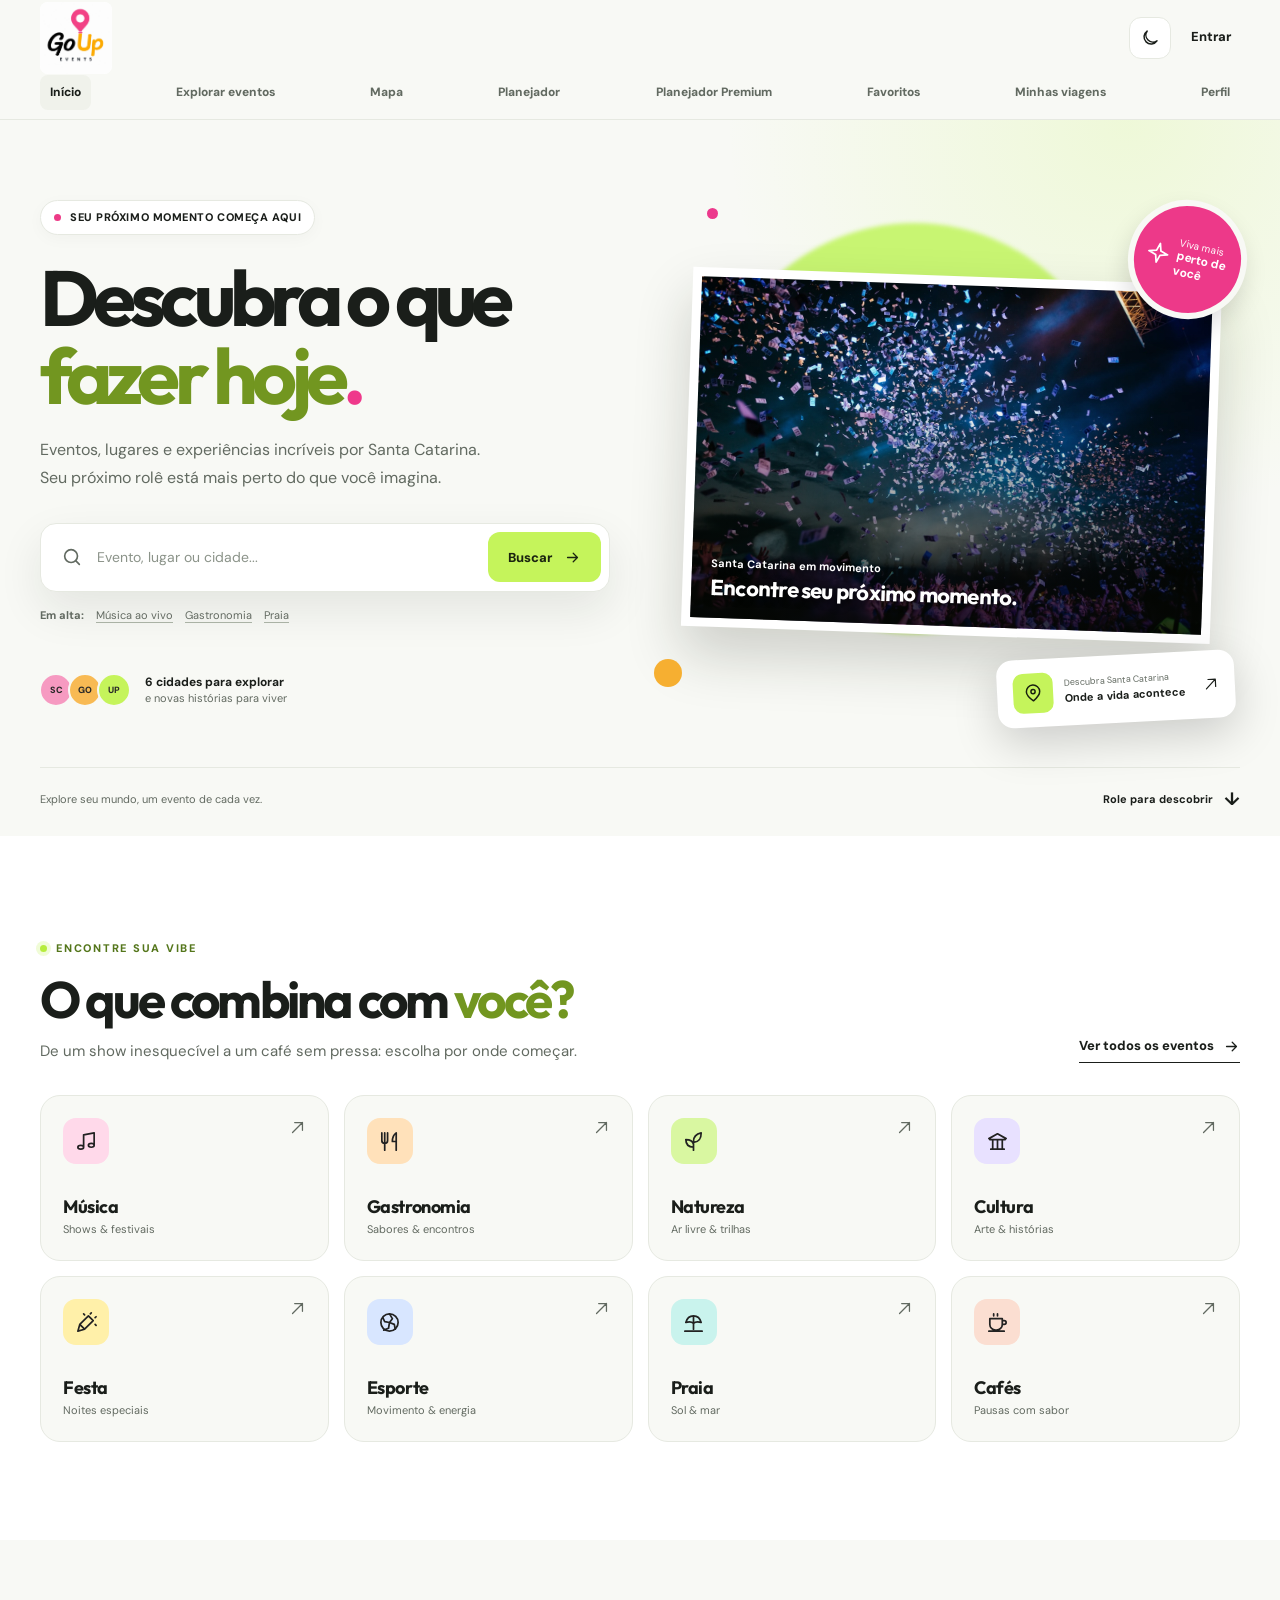
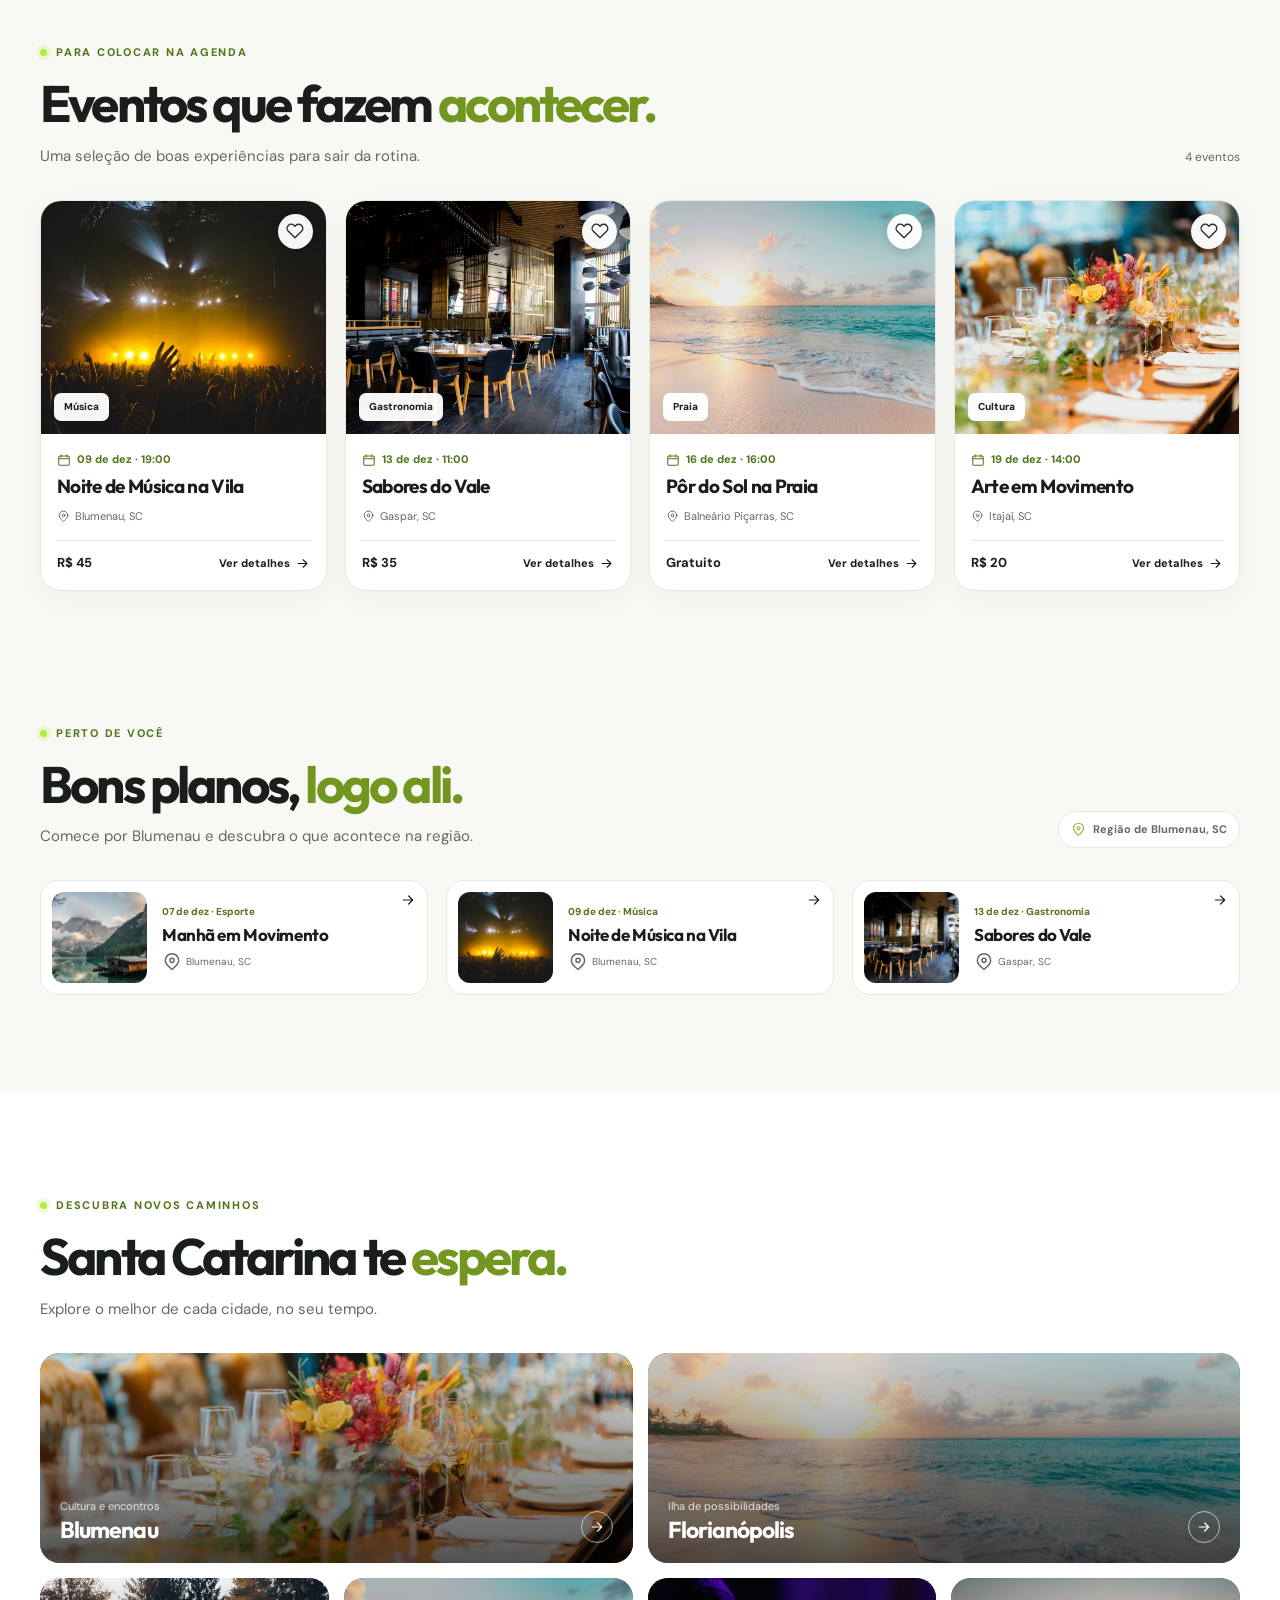
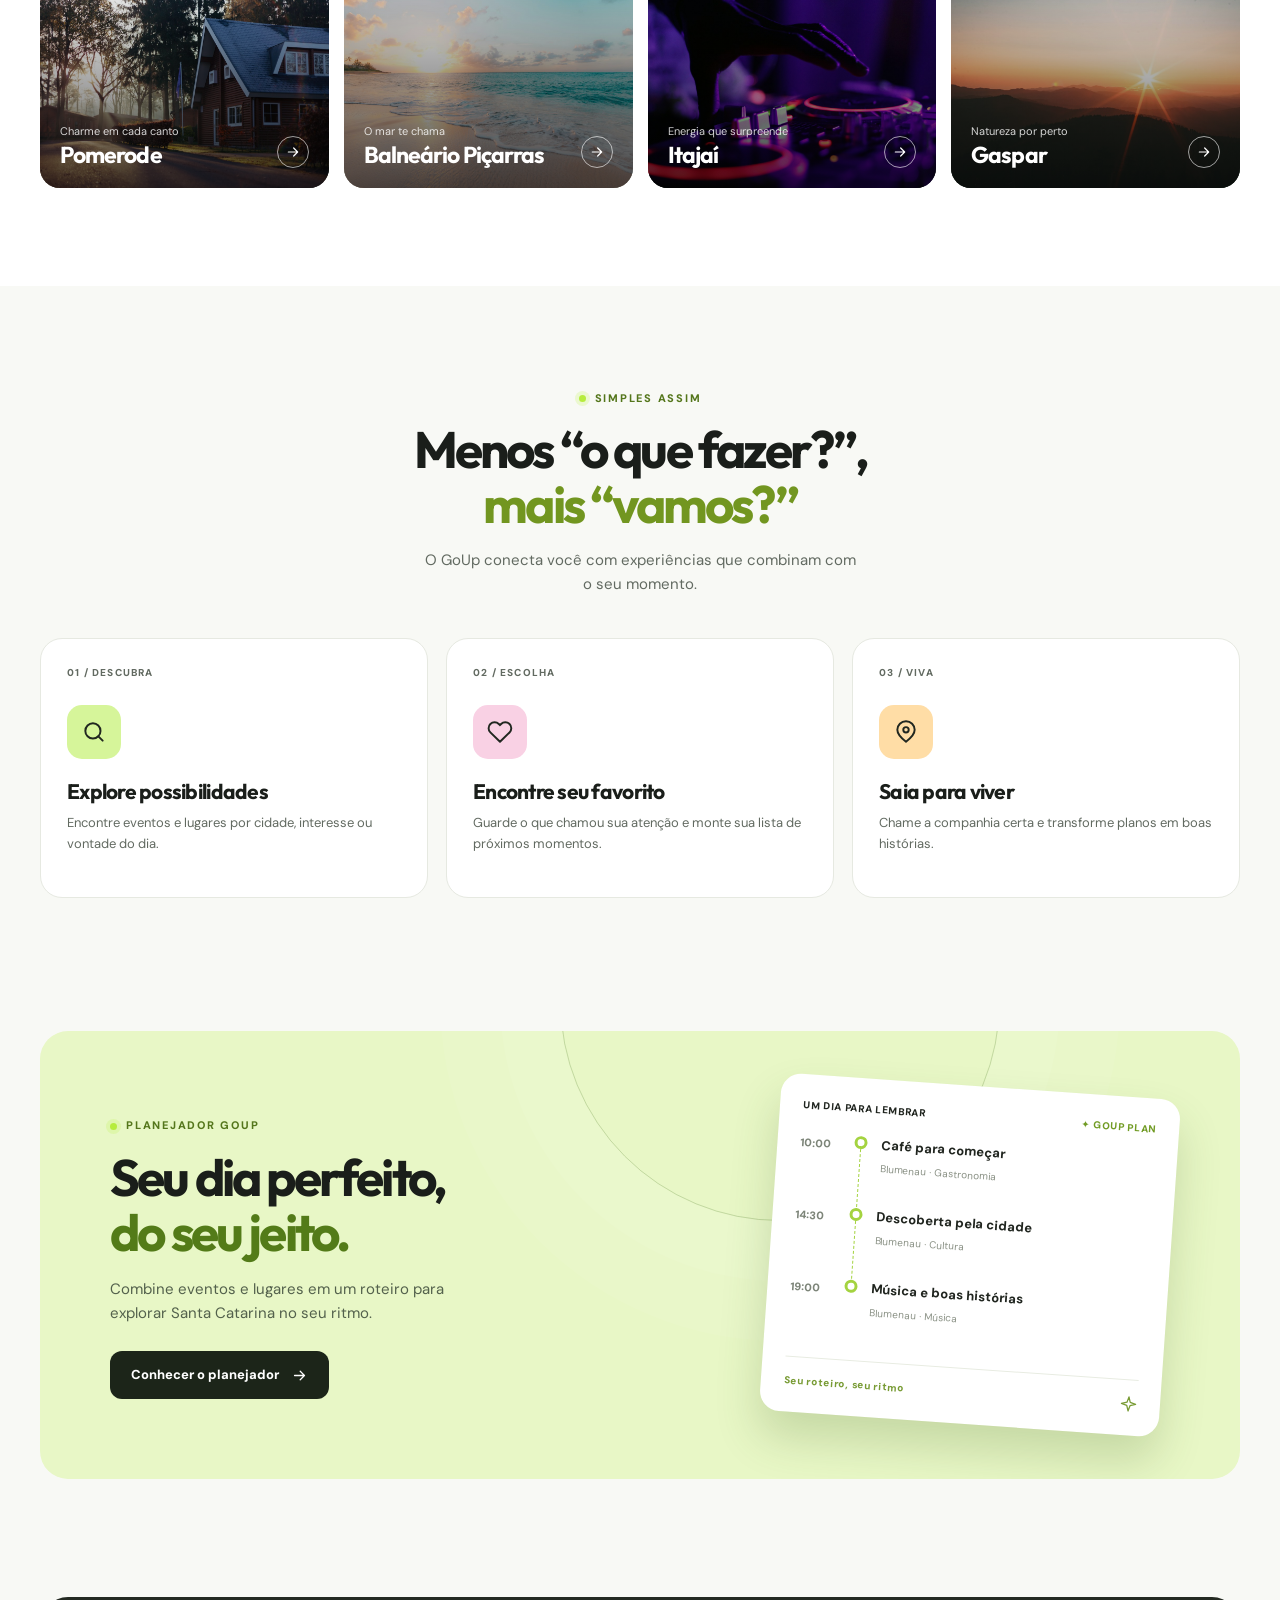
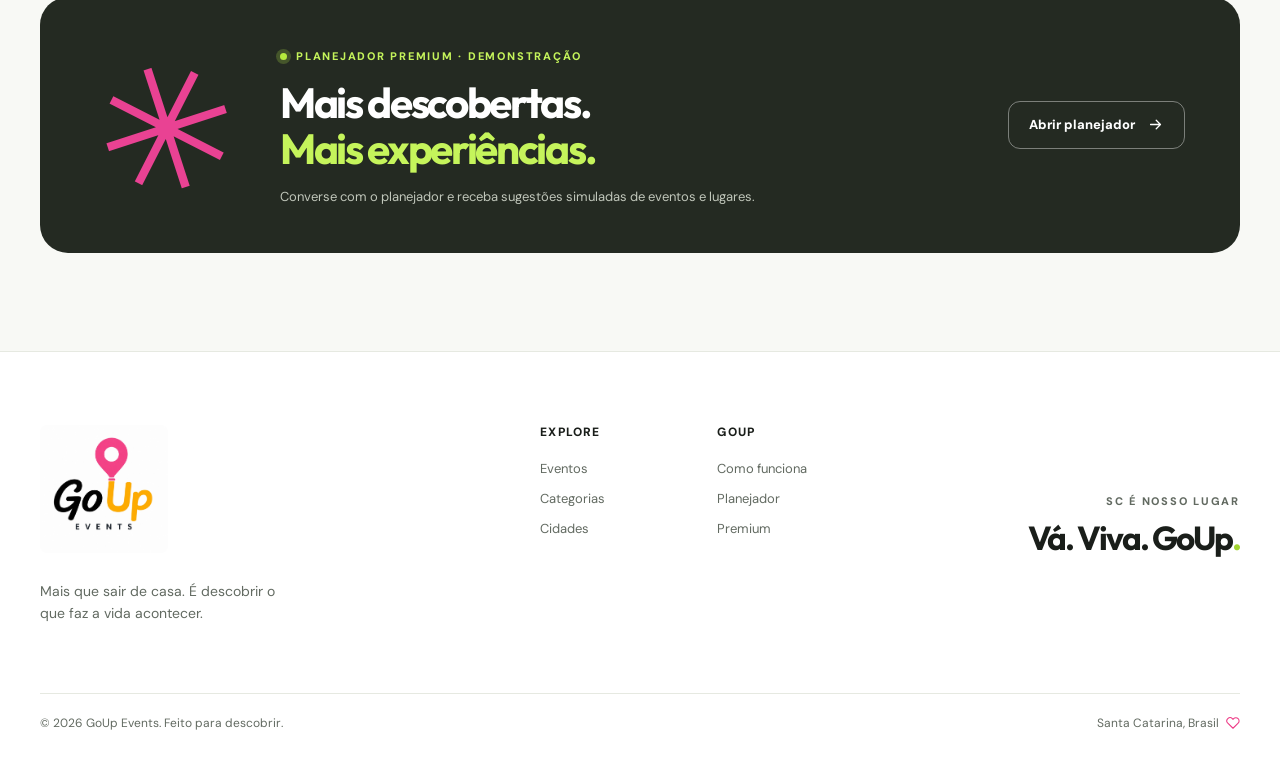
<file: index.html>
﻿<!doctype html>
<html lang="pt-BR" data-theme="light">
  <head>
    <meta charset="UTF-8" />
    <meta name="viewport" content="width=device-width, initial-scale=1" />
    <meta name="description" content="Descubra eventos, lugares e experiências em Santa Catarina com o GoUp Events." />
    <meta name="theme-color" content="#f8f9f4" />
    <title>GoUp Events — descubra o que fazer hoje</title>
    <link rel="preconnect" href="https://fonts.googleapis.com" />
    <link rel="preconnect" href="https://fonts.gstatic.com" crossorigin />
    <link href="https://fonts.googleapis.com/css2?family=DM+Sans:wght@400;500;600;700&family=Outfit:wght@400;500;600;700;800&display=swap" rel="stylesheet" />
    <link rel="stylesheet" href="css/style.css" />
    <link rel="stylesheet" href="css/home.css" />
    <script src="js/dados.js" defer></script>
    <script src="js/auth.js" defer></script>
    <script src="js/favoritos.js" defer></script>
    <script src="js/site.js" defer></script>
    <script src="js/main.js" defer></script>
  <link rel="icon" type="image/jpeg" href="assets/images/logo-goup.jpg"/></head>
  <body>
    <svg class="icon-sprite" xmlns="http://www.w3.org/2000/svg" aria-hidden="true">
      <symbol id="i-arrow" viewBox="0 0 24 24"><path d="M5 12h14m-6-6 6 6-6 6" /></symbol>
      <symbol id="i-arrow-up" viewBox="0 0 24 24"><path d="M5 19 19 5M8 5h11v11" /></symbol>
      <symbol id="i-calendar" viewBox="0 0 24 24"><rect x="3" y="5" width="18" height="16" rx="2"/><path d="M7 3v4m10-4v4M3 10h18" /></symbol>
      <symbol id="i-pin" viewBox="0 0 24 24"><path d="M20 10c0 5-8 11-8 11S4 15 4 10a8 8 0 1 1 16 0Z"/><circle cx="12" cy="10" r="2.5" /></symbol>
      <symbol id="i-search" viewBox="0 0 24 24"><circle cx="11" cy="11" r="7"/><path d="m20 20-4-4" /></symbol>
      <symbol id="i-sun" viewBox="0 0 24 24"><circle cx="12" cy="12" r="4"/><path d="M12 2v2m0 16v2M4.93 4.93l1.42 1.42m11.3 11.3 1.42 1.42M2 12h2m16 0h2M4.93 19.07l1.42-1.42m11.3-11.3 1.42-1.42" /></symbol>
      <symbol id="i-moon" viewBox="0 0 24 24"><path d="M20.4 15.4A8.5 8.5 0 0 1 8.6 3.6 8.5 8.5 0 1 0 20.4 15.4Z" /></symbol>
      <symbol id="i-heart" viewBox="0 0 24 24"><path d="M20.8 4.6a5.5 5.5 0 0 0-7.8 0L12 5.7l-1.1-1.1a5.5 5.5 0 0 0-7.8 7.8L12 21l8.8-8.6a5.5 5.5 0 0 0 0-7.8Z" /></symbol>
      <symbol id="i-spark" viewBox="0 0 24 24"><path d="m12 2 2.3 7.7L22 12l-7.7 2.3L12 22l-2.3-7.7L2 12l7.7-2.3L12 2Z" /></symbol>
      <symbol id="i-sliders" viewBox="0 0 24 24"><path d="M4 7h9m4 0h3M4 17h3m4 0h9"/><circle cx="15" cy="7" r="2"/><circle cx="9" cy="17" r="2" /></symbol>
      <symbol id="i-clock" viewBox="0 0 24 24"><circle cx="12" cy="12" r="9"/><path d="M12 7v5l3 2" /></symbol>
      <symbol id="i-close" viewBox="0 0 24 24"><path d="M5 5 19 19M19 5 5 19" /></symbol>
      <symbol id="i-menu" viewBox="0 0 24 24"><path d="M4 7h16M4 12h16M4 17h16" /></symbol>
      <symbol id="i-music" viewBox="0 0 24 24"><path d="M9 18V5l11-2v13M9 18c0 1.1-1.3 2-3 2s-3-.9-3-2 1.3-2 3-2 3 .9 3 2Zm11-2c0 1.1-1.3 2-3 2s-3-.9-3-2 1.3-2 3-2 3 .9 3 2Z" /></symbol>
      <symbol id="i-food" viewBox="0 0 24 24"><path d="M4 3v8a3 3 0 0 0 6 0V3M7 3v18m12-18c-3 2-4 5-4 9h4V3Zm0 9v9" /></symbol>
      <symbol id="i-nature" viewBox="0 0 24 24"><path d="M12 21v-9m0 6c-5 0-8-3-8-8 4 0 7 1 8 5m0-3c0-5 3-8 8-9 0 5-1 9-8 10" /></symbol>
      <symbol id="i-culture" viewBox="0 0 24 24"><path d="m3 9 9-5 9 5M4 10h16M5 20h14M7 10v10m5-10v10m5-10v10" /></symbol>
      <symbol id="i-party" viewBox="0 0 24 24"><path d="m3 21 7-2-5-5-2 7Zm2-7 9-9 5 5-9 9M16 3l1-1m4 5 1-1m-1 8 1 1M9 3l1 1" /></symbol>
      <symbol id="i-sport" viewBox="0 0 24 24"><circle cx="12" cy="12" r="9"/><path d="m12 3 3 5-3 4-5-1-2-4m7 5 5 2 1 5m-6-7-1 6-5 2" /></symbol>
      <symbol id="i-beach" viewBox="0 0 24 24"><path d="M3 21h18M12 19V5m0 0C8 5 5 8 4 12c3-1 6-1 8 1m0-8c4 0 7 3 8 7-3-1-6-1-8 1" /></symbol>
      <symbol id="i-coffee" viewBox="0 0 24 24"><path d="M4 8h13v6a6 6 0 0 1-6 6h-1a6 6 0 0 1-6-6V8Zm13 2h2a2 2 0 0 1 0 4h-2M3 21h16M8 3v2m4-2v2" /></symbol>
    </svg>

    <a class="skip-link" href="#conteudo">Pular para o conteúdo</a>
    <header id="site-header"></header>

    <main id="conteudo">
      <section class="hero" aria-labelledby="hero-title">
        <div class="container hero-grid">
          <div class="hero-copy">
            <span class="eyebrow"><span class="eyebrow-dot"></span> Seu próximo momento começa aqui</span>
            <h1 id="hero-title">Descubra o que<br /><span>fazer hoje</span><span class="title-period">.</span></h1>
            <p>Eventos, lugares e experiências incríveis por Santa Catarina. Seu próximo rolê está mais perto do que você imagina.</p>
            <form class="hero-search" id="hero-search" role="search">
              <label for="search-input" class="sr-only">Buscar evento, lugar ou cidade</label>
              <svg class="icon"><use href="#i-search" /></svg>
              <input id="search-input" name="busca" type="search" placeholder="Evento, lugar ou cidade..." autocomplete="off" />
              <button class="btn btn-lime" type="submit">Buscar <svg class="icon"><use href="#i-arrow" /></svg></button>
            </form>
            <div class="hero-suggestions"><span>Em alta:</span><button type="button" data-query="música">Música ao vivo</button><button type="button" data-query="gastronomia">Gastronomia</button><button type="button" data-query="praia">Praia</button></div>
            <div class="hero-proof"><div class="avatar-stack"><span>SC</span><span>GO</span><span>UP</span></div><p><strong>6 cidades para explorar</strong><br />e novas histórias para viver</p></div>
          </div>
          <div class="hero-visual">
            <div class="hero-image-wrap"><img src="assets/images/hero-festival.jpg" alt="Público em um evento de música, imagem ilustrativa" fetchpriority="high" /><span class="cover-caption">Santa Catarina em movimento<br /><strong>Encontre seu próximo momento.</strong></span></div>
            <div class="hero-stamp"><svg class="icon"><use href="#i-spark" /></svg><span>Viva mais<br /><strong>perto de você</strong></span></div>
            <div class="hero-floating"><span class="floating-icon"><svg class="icon"><use href="#i-pin" /></svg></span><span><small>Descubra Santa Catarina</small><strong>Onde a vida acontece</strong></span><svg class="icon"><use href="#i-arrow-up" /></svg></div>
            <span class="hero-orbit orbit-one"></span><span class="hero-orbit orbit-two"></span>
          </div>
        </div>
        <div class="hero-bottom container"><span>Explore seu mundo, um evento de cada vez.</span><a href="#categorias">Role para descobrir <span aria-hidden="true">↓</span></a></div>
      </section>

      <section class="section categories-section" id="categorias" aria-labelledby="categories-title">
        <div class="container">
          <div class="section-heading"><div><span class="section-kicker">Encontre sua vibe</span><h2 id="categories-title">O que combina com <em>você?</em></h2><p>De um show inesquecível a um café sem pressa: escolha por onde começar.</p></div><a class="inline-link" href="pages/eventos.html">Ver todos os eventos <svg class="icon"><use href="#i-arrow" /></svg></a></div>
          <div class="category-grid" id="category-grid" aria-label="Categorias de eventos"></div>
        </div>
      </section>

      <section class="section featured-section" id="eventos" aria-labelledby="featured-title">
        <div class="container">
          <div class="section-heading"><div><span class="section-kicker">Para colocar na agenda</span><h2 id="featured-title">Eventos que fazem <em>acontecer.</em></h2><p>Uma seleção de boas experiências para sair da rotina.</p></div><div class="section-heading-action"><span class="result-count" id="result-count" aria-live="polite"></span><button class="inline-link clear-search" id="clear-search" type="button" hidden>Limpar filtros <svg class="icon"><use href="#i-close" /></svg></button></div></div>
          <div class="active-filter" id="active-filter" hidden></div>
          <div class="event-grid" id="featured-grid" aria-live="polite"></div>
          <div class="empty-state" id="empty-state" hidden><div class="empty-icon"><svg class="icon"><use href="#i-search" /></svg></div><h3>Nenhum evento por aqui</h3><p>Tente outra busca ou escolha uma categoria diferente.</p><button class="btn btn-dark" type="button" id="empty-reset">Ver todos os eventos</button></div>
        </div>
      </section>

      <section class="section nearby-section" id="perto" aria-labelledby="nearby-title">
        <div class="container"><div class="section-heading"><div><span class="section-kicker">Perto de você</span><h2 id="nearby-title">Bons planos, <em>logo ali.</em></h2><p>Comece por Blumenau e descubra o que acontece na região.</p></div><span class="location-pill"><svg class="icon"><use href="#i-pin" /></svg> Região de Blumenau, SC</span></div><div class="nearby-grid" id="nearby-grid"></div></div>
      </section>

      <section class="section cities-section" id="cidades" aria-labelledby="cities-title"><div class="container"><div class="section-heading"><div><span class="section-kicker">Descubra novos caminhos</span><h2 id="cities-title">Santa Catarina te <em>espera.</em></h2><p>Explore o melhor de cada cidade, no seu tempo.</p></div></div><div class="city-grid" id="city-grid"></div></div></section>

      <section class="section how-section" id="como-funciona" aria-labelledby="how-title"><div class="container"><div class="how-intro"><span class="section-kicker">Simples assim</span><h2 id="how-title">Menos “o que fazer?”,<br /><em>mais “vamos?”</em></h2><p>O GoUp conecta você com experiências que combinam com o seu momento.</p></div><div class="steps-grid"><article class="step-card"><span class="step-number">01 / DESCUBRA</span><span class="step-icon step-icon-lime"><svg class="icon"><use href="#i-search" /></svg></span><h3>Explore possibilidades</h3><p>Encontre eventos e lugares por cidade, interesse ou vontade do dia.</p></article><article class="step-card"><span class="step-number">02 / ESCOLHA</span><span class="step-icon step-icon-pink"><svg class="icon"><use href="#i-heart" /></svg></span><h3>Encontre seu favorito</h3><p>Guarde o que chamou sua atenção e monte sua lista de próximos momentos.</p></article><article class="step-card"><span class="step-number">03 / VIVA</span><span class="step-icon step-icon-orange"><svg class="icon"><use href="#i-pin" /></svg></span><h3>Saia para viver</h3><p>Chame a companhia certa e transforme planos em boas histórias.</p></article></div></div></section>

      <section class="section planner-section" id="planejador" aria-labelledby="planner-title"><div class="container planner-panel"><div class="planner-copy"><span class="section-kicker">Planejador GoUp</span><h2 id="planner-title">Seu dia perfeito,<br /><em>do seu jeito.</em></h2><p>Combine eventos e lugares em um roteiro para explorar Santa Catarina no seu ritmo.</p><a class="btn btn-lime" href="pages/planejador.html">Conhecer o planejador <svg class="icon"><use href="#i-arrow" /></svg></a></div><div class="planner-preview" aria-hidden="true"><div class="planner-preview-top"><span>UM DIA PARA LEMBRAR</span><span>✦ GOUP PLAN</span></div><div class="planner-route"><div><span class="route-time">10:00</span><span class="route-dot"></span><span><strong>Café para começar</strong><small>Blumenau · Gastronomia</small></span></div><div><span class="route-time">14:30</span><span class="route-dot"></span><span><strong>Descoberta pela cidade</strong><small>Blumenau · Cultura</small></span></div><div><span class="route-time">19:00</span><span class="route-dot"></span><span><strong>Música e boas histórias</strong><small>Blumenau · Música</small></span></div></div><div class="planner-preview-bottom">Seu roteiro, seu ritmo <svg class="icon"><use href="#i-spark" /></svg></div></div></div></section>

      <section class="section premium-section" id="premium" aria-labelledby="premium-title"><div class="container premium-panel"><div class="premium-symbol" aria-hidden="true">✳</div><div><span class="section-kicker">Planejador Premium · Demonstração</span><h2 id="premium-title">Mais descobertas.<br /><em>Mais experiências.</em></h2><p>Converse com o planejador e receba sugestões simuladas de eventos e lugares.</p></div><a class="btn btn-outline-light" href="pages/planejador-premium.html">Abrir planejador <svg class="icon"><use href="#i-arrow" /></svg></a></div></section>
    </main>

    <footer class="site-footer"><div class="container footer-main"><div class="footer-brand"><a class="brand" href="#site-header" aria-label="GoUp Events, voltar ao topo"><img class="brand-logo" src="assets/images/logo-goup.jpg" alt="Logo GoUp Events" width="1254" height="1254" /></a><p>Mais que sair de casa. É descobrir o que faz a vida acontecer.</p></div><div class="footer-links"><div><h3>Explore</h3><a href="#eventos">Eventos</a><a href="#categorias">Categorias</a><a href="#cidades">Cidades</a></div><div><h3>GoUp</h3><a href="#como-funciona">Como funciona</a><a href="#planejador">Planejador</a><a href="#premium">Premium</a></div></div><div class="footer-message"><span>SC É NOSSO LUGAR</span><strong>Vá. Viva. GoUp<span>.</span></strong></div></div><div class="container footer-bottom"><span>© <span id="current-year"></span> GoUp Events. Feito para descobrir.</span><span>Santa Catarina, Brasil <svg class="icon"><use href="#i-heart" /></svg></span></div></footer>

    <div class="toast-region" id="toast-region" role="status" aria-live="polite"></div>
  </body>
</html>
</file>
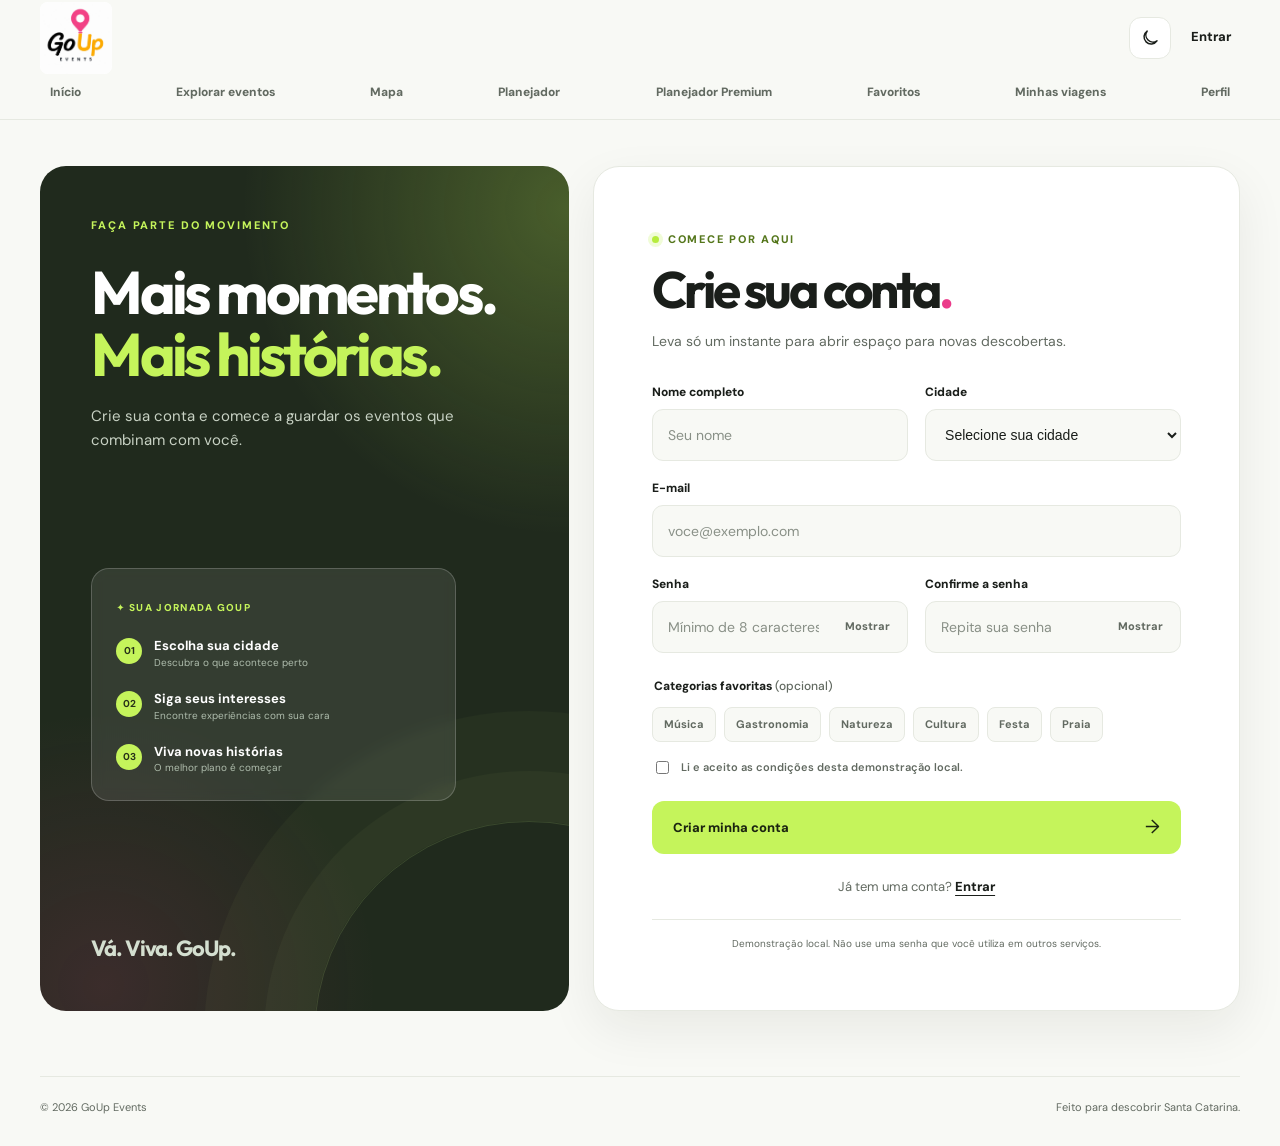
<file: pages/cadastro.html>
﻿<!doctype html>
<html lang="pt-BR" data-theme="light">
  <head>
    <meta charset="UTF-8" />
    <meta name="viewport" content="width=device-width, initial-scale=1" />
    <meta name="theme-color" content="#f8f9f4" />
    <meta name="description" content="Crie sua conta GoUp Events e descubra experiências em Santa Catarina." />
    <title>Criar conta — GoUp Events</title>
    <link rel="preconnect" href="https://fonts.googleapis.com" />
    <link rel="preconnect" href="https://fonts.gstatic.com" crossorigin />
    <link href="https://fonts.googleapis.com/css2?family=DM+Sans:wght@400;500;600;700&family=Outfit:wght@400;500;600;700;800&display=swap" rel="stylesheet" />
    <link rel="stylesheet" href="../css/style.css" />
    <link rel="stylesheet" href="../css/auth.css" />
    <script src="../js/auth.js" defer></script>
    <script src="../js/site.js" defer></script>
    <script src="../js/auth-pages.js" defer></script>
  <link rel="icon" type="image/jpeg" href="../assets/images/logo-goup.jpg"/></head>
  <body data-page="cadastro">
    <a class="skip-link" href="#conteudo">Pular para o conteúdo</a>
    <header id="site-header"></header>

    <main id="conteudo" class="auth-layout container">
      <section class="auth-story" aria-labelledby="story-title"><span class="auth-story-kicker">FAÇA PARTE DO MOVIMENTO</span><h1 id="story-title">Mais momentos.<br /><em>Mais histórias.</em></h1><p>Crie sua conta e comece a guardar os eventos que combinam com você.</p><div class="story-preview" aria-hidden="true"><span>✦ SUA JORNADA GOUP</span><div><b>01</b><strong>Escolha sua cidade</strong><small>Descubra o que acontece perto</small></div><div><b>02</b><strong>Siga seus interesses</strong><small>Encontre experiências com sua cara</small></div><div><b>03</b><strong>Viva novas histórias</strong><small>O melhor plano é começar</small></div></div><span class="auth-story-mark">Vá. Viva. GoUp.</span></section>

      <section class="auth-card auth-card-wide" aria-labelledby="register-title"><span class="section-kicker">Comece por aqui</span><h2 id="register-title">Crie sua conta<span class="pink-dot">.</span></h2><p class="auth-card-lead">Leva só um instante para abrir espaço para novas descobertas.</p><div class="form-message" id="form-message" role="alert" hidden></div>
        <form id="register-form" novalidate>
          <div class="form-grid"><div class="field"><label for="register-name">Nome completo</label><input id="register-name" name="nome" type="text" autocomplete="name" placeholder="Seu nome" required aria-describedby="register-name-error" /><small class="field-error" id="register-name-error" hidden></small></div><div class="field"><label for="register-city">Cidade</label><select id="register-city" name="cidade" required aria-describedby="register-city-error"><option value="">Selecione sua cidade</option><option>Blumenau</option><option>Gaspar</option><option>Balneário Piçarras</option><option>Itajaí</option><option>Pomerode</option><option>Florianópolis</option></select><small class="field-error" id="register-city-error" hidden></small></div></div>
          <div class="field"><label for="register-email">E-mail</label><input id="register-email" name="email" type="email" inputmode="email" autocomplete="email" placeholder="voce@exemplo.com" required aria-describedby="register-email-error" /><small class="field-error" id="register-email-error" hidden></small></div>
          <div class="form-grid"><div class="field"><label for="register-password">Senha</label><div class="password-field"><input id="register-password" name="senha" type="password" autocomplete="new-password" placeholder="Mínimo de 8 caracteres" required aria-describedby="register-password-error" /><button class="password-toggle" type="button" data-toggle-password="register-password" aria-pressed="false">Mostrar</button></div><small class="field-error" id="register-password-error" hidden></small></div><div class="field"><label for="register-confirm">Confirme a senha</label><div class="password-field"><input id="register-confirm" name="confirmacao" type="password" autocomplete="new-password" placeholder="Repita sua senha" required aria-describedby="register-confirm-error" /><button class="password-toggle" type="button" data-toggle-password="register-confirm" aria-pressed="false">Mostrar</button></div><small class="field-error" id="register-confirm-error" hidden></small></div></div>
          <fieldset class="interests"><legend>Categorias favoritas <span>(opcional)</span></legend><div class="interest-grid"><label><input type="checkbox" name="categorias" value="Música" /><span>Música</span></label><label><input type="checkbox" name="categorias" value="Gastronomia" /><span>Gastronomia</span></label><label><input type="checkbox" name="categorias" value="Natureza" /><span>Natureza</span></label><label><input type="checkbox" name="categorias" value="Cultura" /><span>Cultura</span></label><label><input type="checkbox" name="categorias" value="Festa" /><span>Festa</span></label><label><input type="checkbox" name="categorias" value="Praia" /><span>Praia</span></label></div></fieldset>
          <div class="field terms-field"><label><input id="register-terms" type="checkbox" required aria-describedby="register-terms-error" /><span>Li e aceito as condições desta demonstração local.</span></label><small class="field-error" id="register-terms-error" hidden></small></div>
          <button class="btn btn-lime auth-submit" type="submit">Criar minha conta <span aria-hidden="true">→</span></button>
        </form><p class="auth-switch">Já tem uma conta? <a href="login.html">Entrar</a></p><p class="demo-note">Demonstração local. Não use uma senha que você utiliza em outros serviços.</p>
      </section>
    </main>

    <footer class="auth-footer container"><span>© <span data-year></span> GoUp Events</span><span>Feito para descobrir Santa Catarina.</span></footer><div class="toast-region" id="toast-region" role="status" aria-live="polite"></div>
  </body>
</html>
</file>
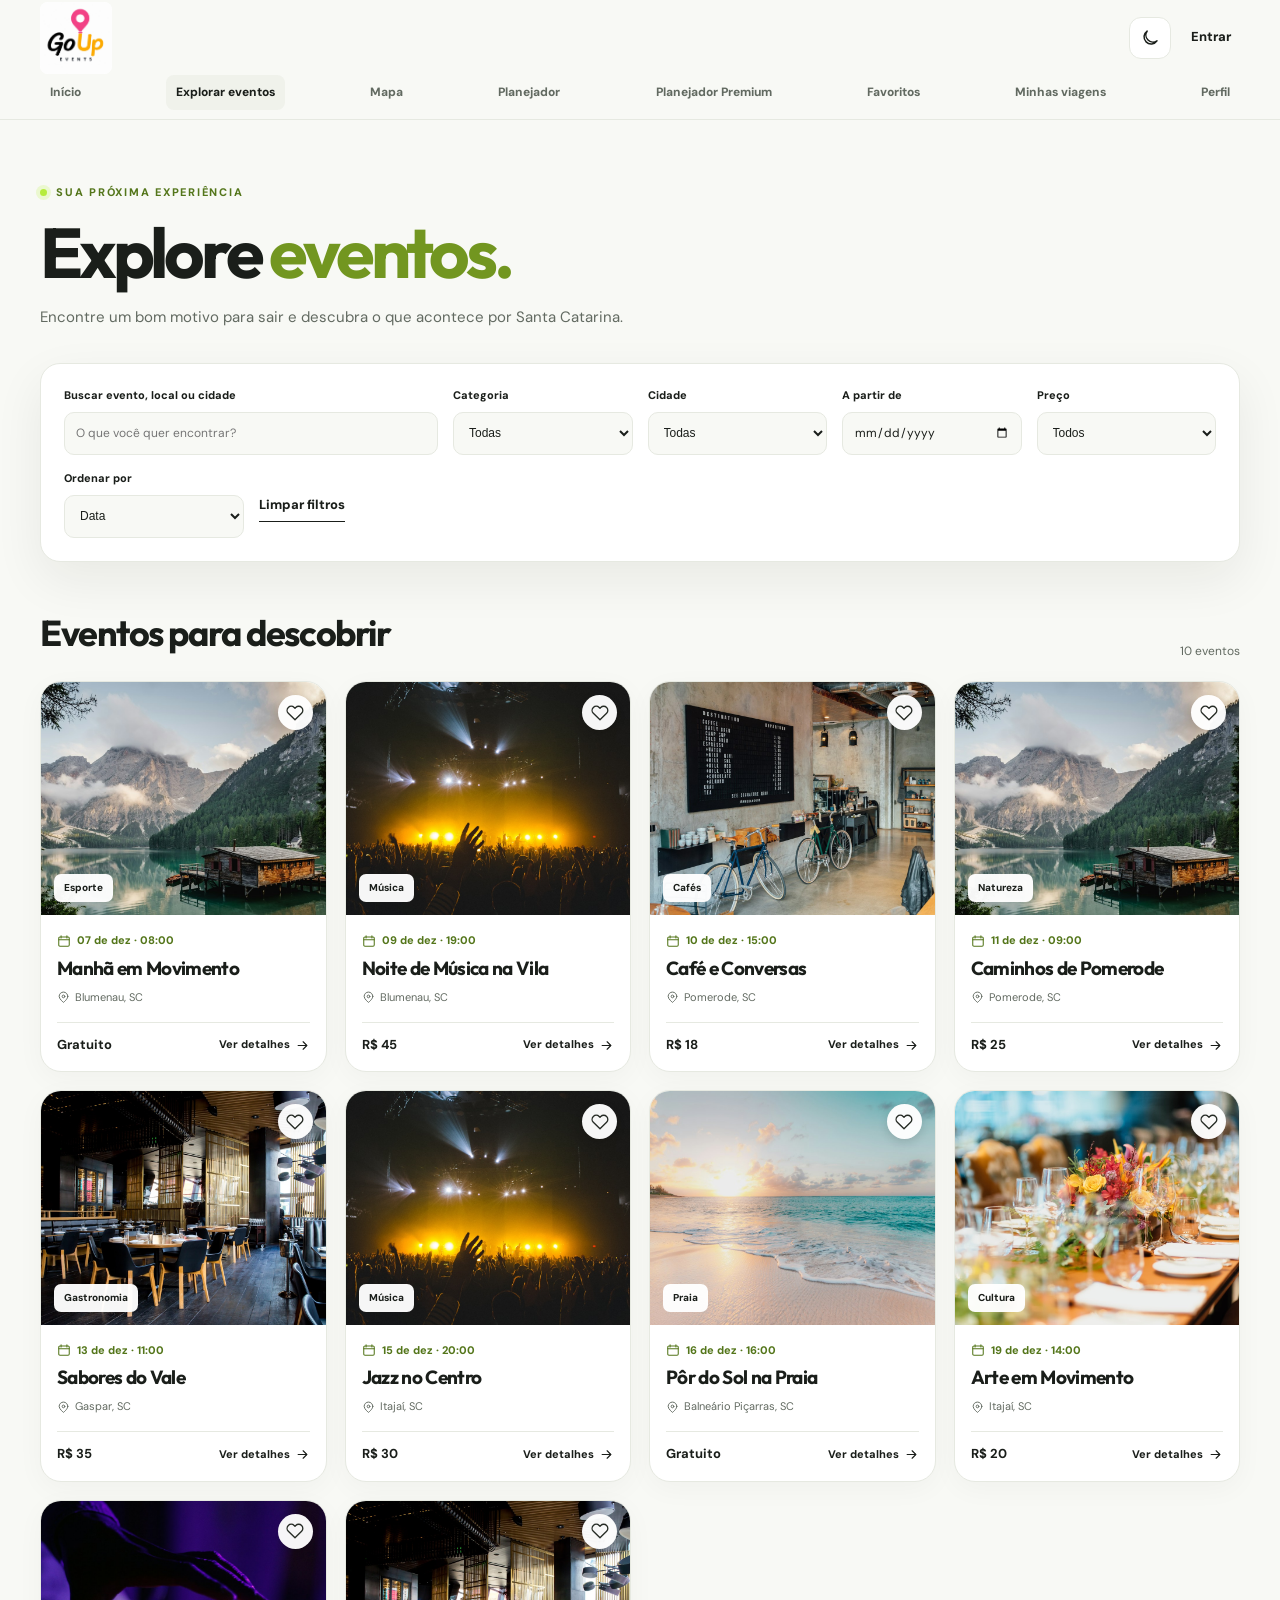
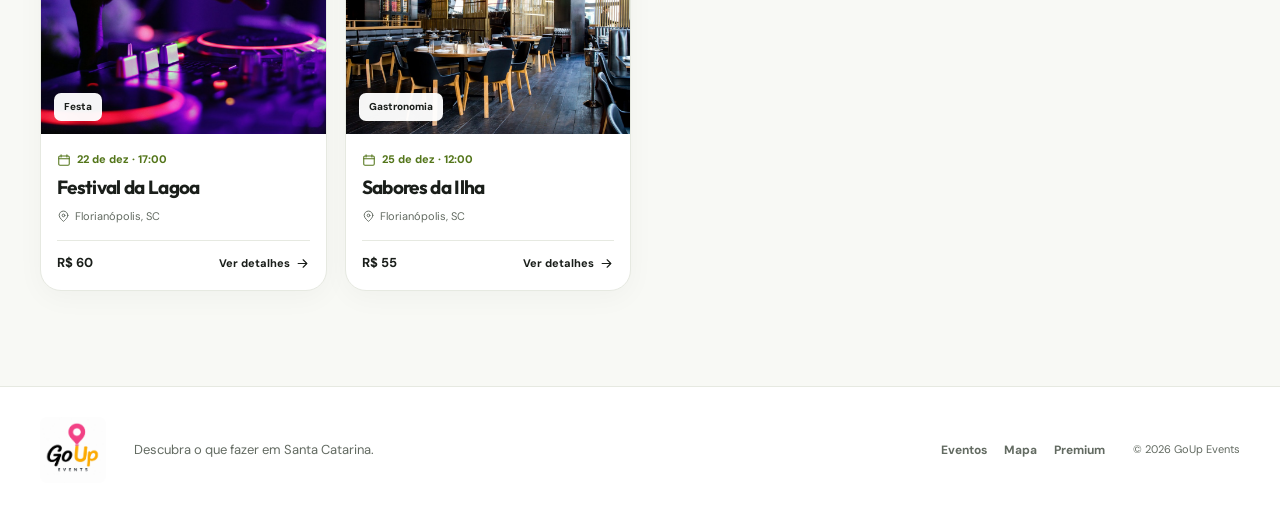
<file: pages/eventos.html>
﻿<!doctype html><html lang="pt-BR" data-theme="light"><head><meta charset="UTF-8"/><meta name="viewport" content="width=device-width,initial-scale=1"/><meta name="theme-color" content="#f8f9f4"/><meta name="description" content="Explore eventos simulados em Santa Catarina no GoUp Events."/><title>Explorar eventos — GoUp Events</title><link rel="preconnect" href="https://fonts.googleapis.com"/><link rel="preconnect" href="https://fonts.gstatic.com" crossorigin/><link href="https://fonts.googleapis.com/css2?family=DM+Sans:wght@400;500;600;700&family=Outfit:wght@400;500;600;700;800&display=swap" rel="stylesheet"/><link rel="stylesheet" href="../css/style.css"/><link rel="stylesheet" href="../css/home.css"/><link rel="stylesheet" href="../css/pages.css"/><script src="../js/dados.js" defer></script><script src="../js/auth.js" defer></script><script src="../js/favoritos.js" defer></script><script src="../js/site.js" defer></script><script src="../js/pages.js" defer></script><link rel="icon" type="image/jpeg" href="../assets/images/logo-goup.jpg"/></head><body data-page="eventos"><a class="skip-link" href="#conteudo">Pular para o conteúdo</a><header id="site-header"></header><main id="conteudo" class="container page-main"><div class="page-heading"><span class="section-kicker">Sua próxima experiência</span><h1>Explore <em>eventos.</em></h1><p>Encontre um bom motivo para sair e descubra o que acontece por Santa Catarina.</p></div><form class="filter-panel" id="event-filters" role="search"><div class="filter-field filter-search"><label for="filter-search">Buscar evento, local ou cidade</label><input id="filter-search" type="search" placeholder="O que você quer encontrar?"/></div><div class="filter-field"><label for="filter-category">Categoria</label><select id="filter-category"><option value="">Todas</option></select></div><div class="filter-field"><label for="filter-city">Cidade</label><select id="filter-city"><option value="">Todas</option></select></div><div class="filter-field"><label for="filter-date">A partir de</label><input id="filter-date" type="date"/></div><div class="filter-field"><label for="filter-price">Preço</label><select id="filter-price"><option value="">Todos</option><option value="free">Gratuitos</option><option value="paid">Pagos</option><option value="50">Até R$ 50</option></select></div><div class="filter-field"><label for="filter-sort">Ordenar por</label><select id="filter-sort"><option value="date">Data</option><option value="popular">Popularidade</option><option value="price">Menor preço</option></select></div><button class="inline-link filter-clear" type="button" id="reset-filters">Limpar filtros</button></form><div class="list-heading"><h2>Eventos para descobrir</h2><span id="event-count" aria-live="polite"></span></div><div class="event-grid" id="events-grid"></div><div class="empty-state" id="events-empty" hidden><h3>Nenhum evento encontrado</h3><p>Tente outra cidade, data ou categoria.</p><button class="btn btn-dark" type="button" id="empty-reset">Limpar filtros</button></div></main><footer id="site-footer"></footer><div class="toast-region" id="toast-region" role="status" aria-live="polite"></div></body></html>
</file>
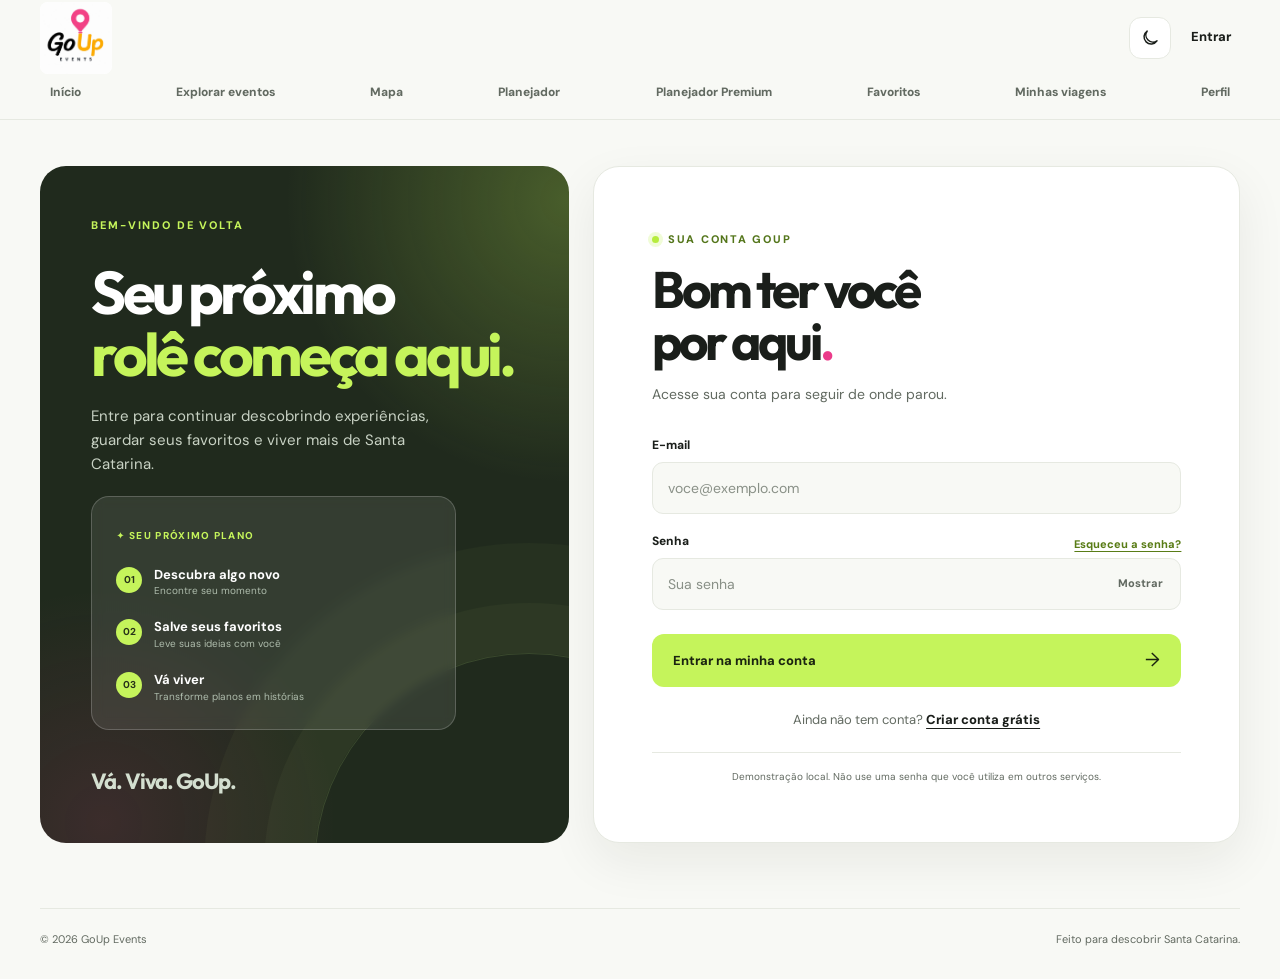
<file: pages/login.html>
﻿<!doctype html>
<html lang="pt-BR" data-theme="light">
  <head>
    <meta charset="UTF-8" />
    <meta name="viewport" content="width=device-width, initial-scale=1" />
    <meta name="theme-color" content="#f8f9f4" />
    <meta name="description" content="Entre na sua conta GoUp Events para guardar suas descobertas." />
    <title>Entrar — GoUp Events</title>
    <link rel="preconnect" href="https://fonts.googleapis.com" />
    <link rel="preconnect" href="https://fonts.gstatic.com" crossorigin />
    <link href="https://fonts.googleapis.com/css2?family=DM+Sans:wght@400;500;600;700&family=Outfit:wght@400;500;600;700;800&display=swap" rel="stylesheet" />
    <link rel="stylesheet" href="../css/style.css" />
    <link rel="stylesheet" href="../css/auth.css" />
    <script src="../js/auth.js" defer></script>
    <script src="../js/site.js" defer></script>
    <script src="../js/auth-pages.js" defer></script>
  <link rel="icon" type="image/jpeg" href="../assets/images/logo-goup.jpg"/></head>
  <body data-page="login">
    <a class="skip-link" href="#conteudo">Pular para o conteúdo</a>
    <header id="site-header"></header>

    <main id="conteudo" class="auth-layout container">
      <section class="auth-story" aria-labelledby="story-title"><span class="auth-story-kicker">BEM-VINDO DE VOLTA</span><h1 id="story-title">Seu próximo<br /><em>rolê começa aqui.</em></h1><p>Entre para continuar descobrindo experiências, guardar seus favoritos e viver mais de Santa Catarina.</p><div class="story-preview" aria-hidden="true"><span>✦ SEU PRÓXIMO PLANO</span><div><b>01</b><strong>Descubra algo novo</strong><small>Encontre seu momento</small></div><div><b>02</b><strong>Salve seus favoritos</strong><small>Leve suas ideias com você</small></div><div><b>03</b><strong>Vá viver</strong><small>Transforme planos em histórias</small></div></div><span class="auth-story-mark">Vá. Viva. GoUp.</span></section>

      <section class="auth-card" aria-labelledby="login-title"><span class="section-kicker">Sua conta GoUp</span><h2 id="login-title">Bom ter você<br />por aqui<span class="pink-dot">.</span></h2><p class="auth-card-lead">Acesse sua conta para seguir de onde parou.</p><div class="form-message" id="form-message" role="alert" hidden></div>
        <form id="login-form" novalidate>
          <div class="field"><label for="login-email">E-mail</label><input id="login-email" name="email" type="email" inputmode="email" autocomplete="email" placeholder="voce@exemplo.com" required aria-describedby="login-email-error" /><small class="field-error" id="login-email-error" hidden></small></div>
          <div class="field"><div class="field-label-row"><label for="login-password">Senha</label><button class="subtle-link" type="button" id="open-recovery">Esqueceu a senha?</button></div><div class="password-field"><input id="login-password" name="senha" type="password" autocomplete="current-password" placeholder="Sua senha" required aria-describedby="login-password-error" /><button class="password-toggle" type="button" data-toggle-password="login-password" aria-pressed="false">Mostrar</button></div><small class="field-error" id="login-password-error" hidden></small></div>
          <button class="btn btn-lime auth-submit" type="submit">Entrar na minha conta <span aria-hidden="true">→</span></button>
        </form>
        <p class="auth-switch">Ainda não tem conta? <a href="cadastro.html">Criar conta grátis</a></p><p class="demo-note">Demonstração local. Não use uma senha que você utiliza em outros serviços.</p>
      </section>
    </main>

    <footer class="auth-footer container"><span>© <span data-year></span> GoUp Events</span><span>Feito para descobrir Santa Catarina.</span></footer>
    <div class="toast-region" id="toast-region" role="status" aria-live="polite"></div>
    <dialog class="auth-dialog" id="recovery-dialog" aria-labelledby="recovery-title"><button class="dialog-x" type="button" data-close-dialog aria-label="Fechar">×</button><span class="section-kicker">Recuperação de senha</span><h2 id="recovery-title">Precisa de uma ajuda?</h2><p>O envio de e-mail de recuperação ficará disponível com o backend. Nesta demonstração, nenhuma mensagem será enviada.</p><form id="recovery-form" novalidate><label for="recovery-email">Seu e-mail</label><input id="recovery-email" type="email" inputmode="email" autocomplete="email" placeholder="voce@exemplo.com" required /><small class="field-error" id="recovery-email-error" hidden></small><button class="btn btn-lime" type="submit">Solicitar recuperação</button></form></dialog>
  </body>
</html>
</file>
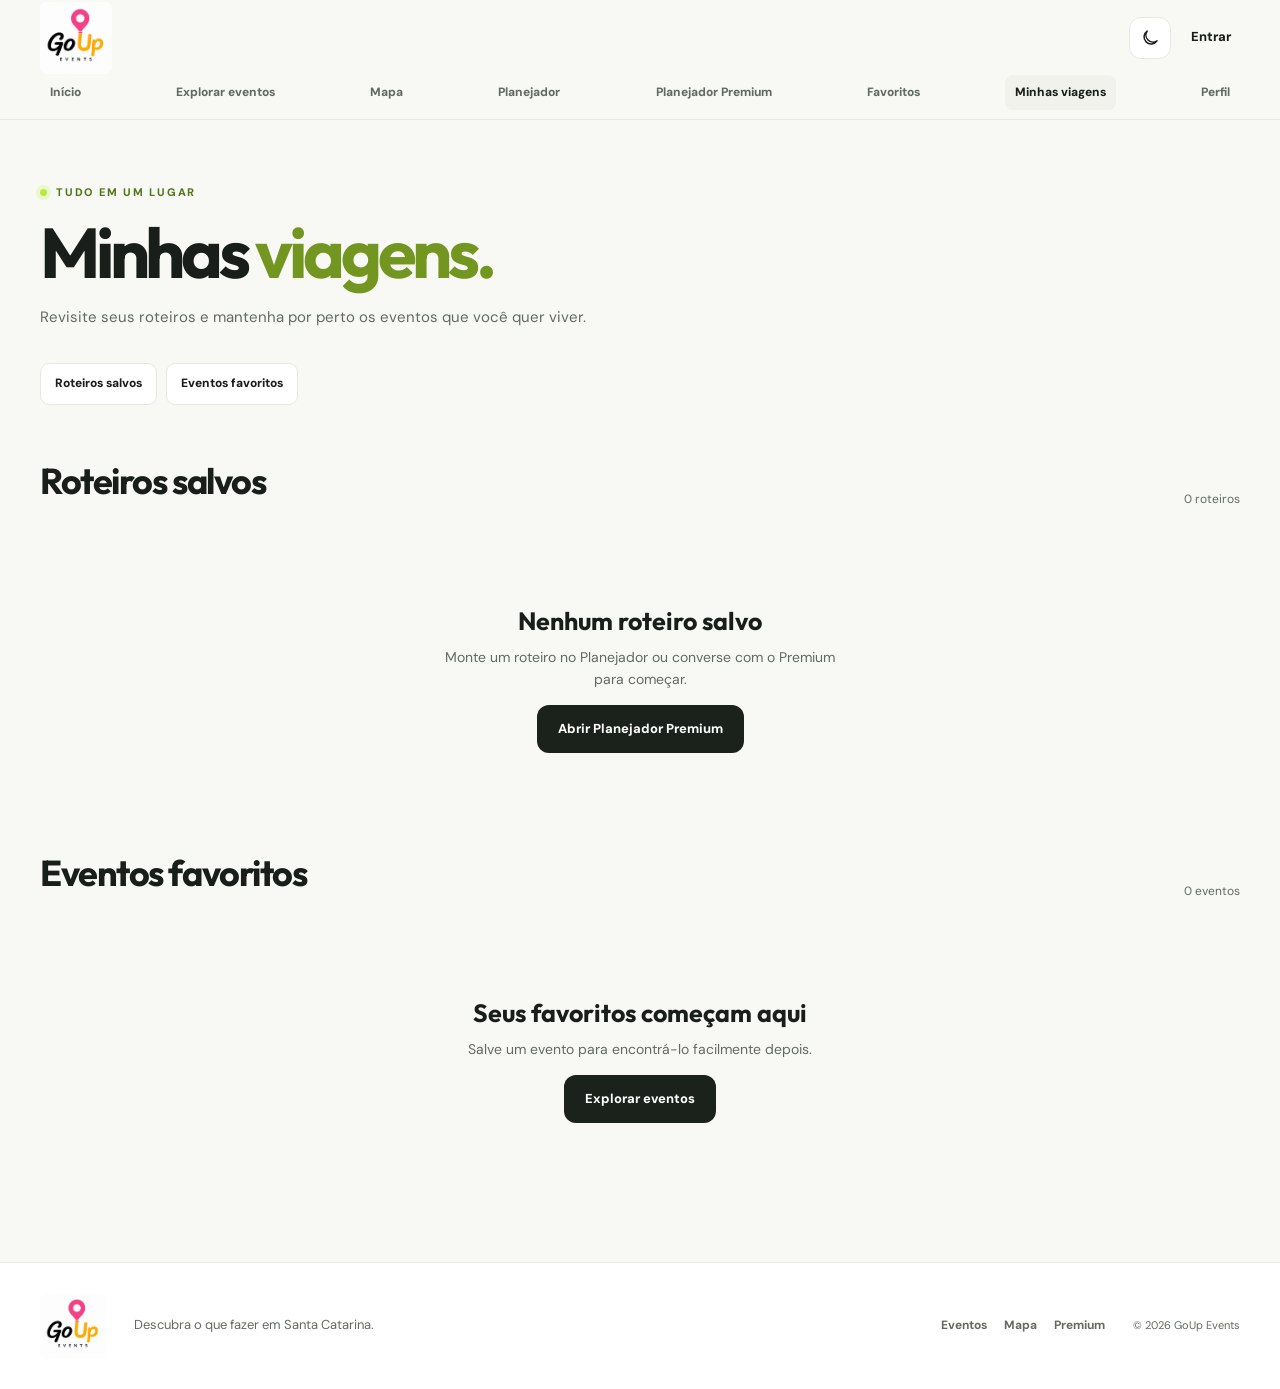
<file: pages/minhas-viagens.html>
﻿<!doctype html><html lang="pt-BR" data-theme="light"><head><meta charset="UTF-8"/><meta name="viewport" content="width=device-width,initial-scale=1"/><meta name="theme-color" content="#f8f9f4"/><meta name="description" content="Veja seus roteiros salvos e eventos favoritos no GoUp Events."/><title>Minhas viagens — GoUp Events</title><link rel="preconnect" href="https://fonts.googleapis.com"/><link rel="preconnect" href="https://fonts.gstatic.com" crossorigin/><link href="https://fonts.googleapis.com/css2?family=DM+Sans:wght@400;500;600;700&family=Outfit:wght@400;500;600;700;800&display=swap" rel="stylesheet"/><link rel="stylesheet" href="../css/style.css"/><link rel="stylesheet" href="../css/home.css"/><link rel="stylesheet" href="../css/pages.css"/><script src="../js/dados.js" defer></script><script src="../js/auth.js" defer></script><script src="../js/favoritos.js" defer></script><script src="../js/roteiros.js" defer></script><script src="../js/site.js" defer></script><script src="../js/pages.js" defer></script><link rel="icon" type="image/jpeg" href="../assets/images/logo-goup.jpg"/></head><body data-page="minhas-viagens"><a class="skip-link" href="#conteudo">Pular para o conteúdo</a><header id="site-header"></header><main id="conteudo" class="container page-main"><div class="page-heading"><span class="section-kicker">Tudo em um lugar</span><h1>Minhas <em>viagens.</em></h1><p>Revisite seus roteiros e mantenha por perto os eventos que você quer viver.</p></div><div class="trip-jump"><a href="#roteiros">Roteiros salvos</a><a href="#favoritos">Eventos favoritos</a></div><section id="roteiros" class="trip-section"><div class="list-heading"><h2>Roteiros salvos</h2><span id="routes-count"></span></div><div id="routes-list" class="routes-list"></div><div id="routes-empty" class="empty-state" hidden><h3>Nenhum roteiro salvo</h3><p>Monte um roteiro no Planejador ou converse com o Premium para começar.</p><a class="btn btn-dark" href="planejador-premium.html">Abrir Planejador Premium</a></div></section><section id="favoritos" class="trip-section"><div class="list-heading"><h2>Eventos favoritos</h2><span id="favorites-count"></span></div><div id="favorites-grid" class="event-grid"></div><div id="favorites-empty" class="empty-state" hidden><h3>Seus favoritos começam aqui</h3><p>Salve um evento para encontrá-lo facilmente depois.</p><a class="btn btn-dark" href="eventos.html">Explorar eventos</a></div></section></main><footer id="site-footer"></footer><div class="toast-region" id="toast-region" role="status" aria-live="polite"></div></body></html>
</file>
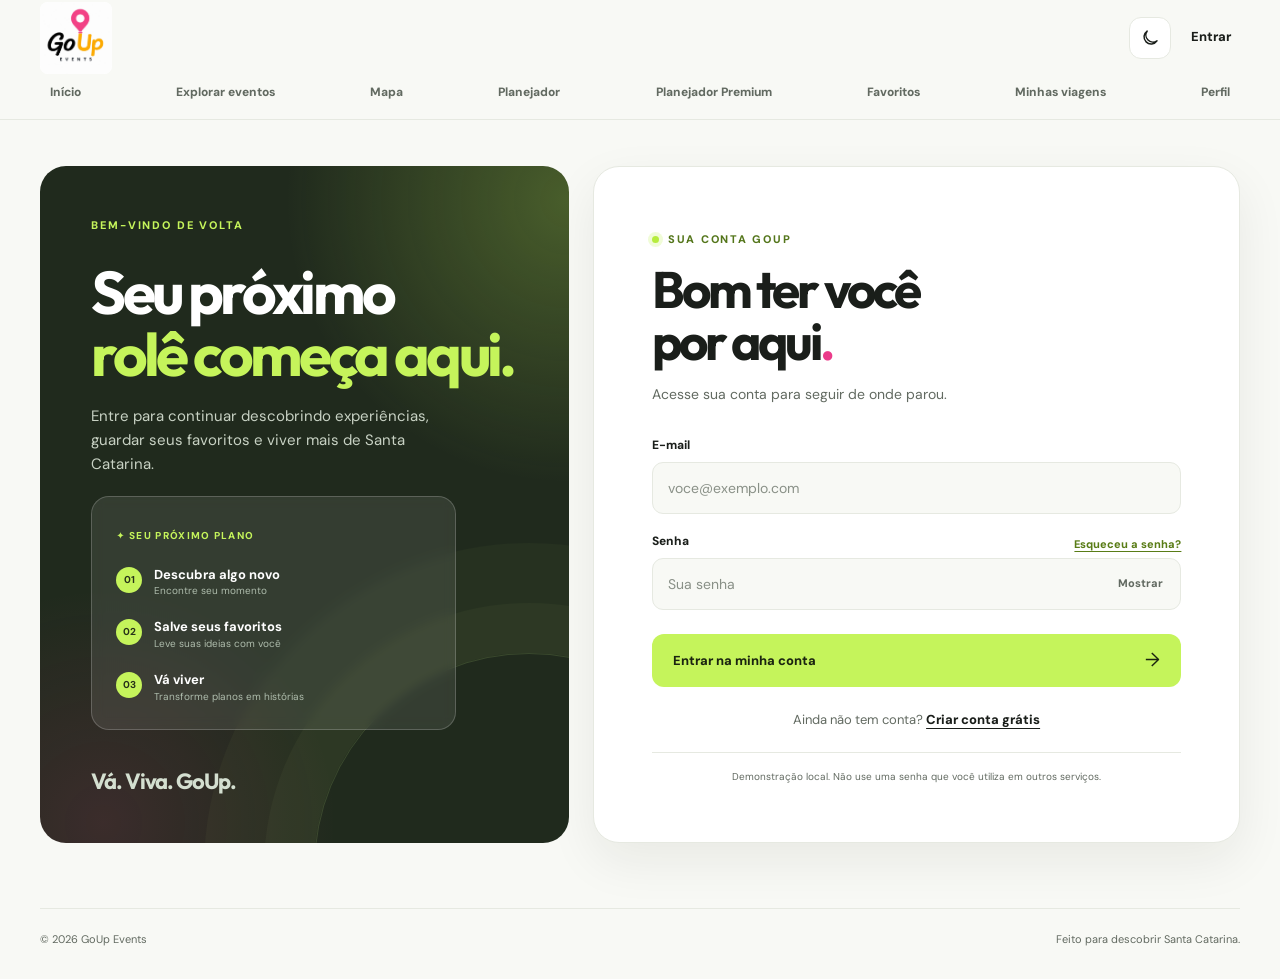
<file: pages/perfil.html>
﻿<!doctype html>
<html lang="pt-BR" data-theme="light">
  <head>
    <meta charset="UTF-8" />
    <meta name="viewport" content="width=device-width, initial-scale=1" />
    <meta name="theme-color" content="#f8f9f4" />
    <meta name="description" content="Veja e personalize seu perfil GoUp Events." />
    <title>Meu perfil — GoUp Events</title>
    <link rel="preconnect" href="https://fonts.googleapis.com" />
    <link rel="preconnect" href="https://fonts.gstatic.com" crossorigin />
    <link href="https://fonts.googleapis.com/css2?family=DM+Sans:wght@400;500;600;700&family=Outfit:wght@400;500;600;700;800&display=swap" rel="stylesheet" />
    <link rel="stylesheet" href="../css/style.css" />
    <link rel="stylesheet" href="../css/auth.css" />
    <script src="../js/dados.js" defer></script>
    <script src="../js/auth.js" defer></script>
    <script src="../js/favoritos.js" defer></script>
    <script src="../js/site.js" defer></script>
    <script src="../js/auth-pages.js" defer></script>
  <link rel="icon" type="image/jpeg" href="../assets/images/logo-goup.jpg"/></head>
  <body data-page="perfil">
    <a class="skip-link" href="#conteudo">Pular para o conteúdo</a>
    <header id="site-header"></header>

    <main id="conteudo" class="profile-main container" hidden>
      <div class="profile-intro"><span class="section-kicker">Seu espaço GoUp</span><h1>Seu perfil, suas <em>descobertas.</em></h1><p>Guarde seus interesses e continue explorando o que acontece por perto.</p></div>
      <div class="profile-grid"><section class="profile-card profile-summary" aria-labelledby="profile-title"><div class="profile-avatar" id="profile-avatar" aria-hidden="true"></div><div><span class="profile-badge">MINHA CONTA</span><h2 id="profile-title"></h2><p id="profile-email"></p><p id="profile-city" class="profile-city"></p></div><div class="profile-actions"><button class="btn btn-dark" id="edit-profile" type="button">Editar perfil</button><button class="subtle-link logout-button" type="button" data-logout>Sair da conta</button></div></section>
        <section class="profile-card" aria-labelledby="preferences-title"><span class="section-kicker">Do seu jeito</span><h2 id="preferences-title">Preferências</h2><p class="profile-card-desc">Categorias que mais combinam com você.</p><div id="profile-categories" class="profile-tags"></div><div class="profile-divider"></div><div class="profile-theme-row"><div><strong>Tema do site</strong><small id="theme-label"></small></div><button class="btn btn-lime" type="button" id="profile-theme-toggle">Alternar tema</button></div></section>
        <section class="profile-card profile-favorites" aria-labelledby="favorites-title"><div class="profile-card-heading"><div><span class="section-kicker">Para lembrar</span><h2 id="favorites-title">Seus favoritos</h2></div><span class="favorites-count" id="favorites-count">0</span></div><div id="profile-favorites"></div><a class="inline-link" href="../index.html#eventos">Explorar eventos <span aria-hidden="true">→</span></a></section>
      </div>

      <section class="profile-card edit-panel" id="edit-panel" aria-labelledby="edit-title" hidden><div class="profile-card-heading"><div><span class="section-kicker">Atualize seus dados</span><h2 id="edit-title">Editar perfil</h2></div><button class="subtle-link" type="button" id="cancel-edit">Cancelar</button></div><div class="form-message" id="form-message" role="alert" hidden></div><form id="edit-form" novalidate><div class="form-grid"><div class="field"><label for="edit-name">Nome completo</label><input id="edit-name" type="text" autocomplete="name" required aria-describedby="edit-name-error" /><small class="field-error" id="edit-name-error" hidden></small></div><div class="field"><label for="edit-city">Cidade</label><select id="edit-city" required aria-describedby="edit-city-error"><option value="">Selecione sua cidade</option><option>Blumenau</option><option>Gaspar</option><option>Balneário Piçarras</option><option>Itajaí</option><option>Pomerode</option><option>Florianópolis</option></select><small class="field-error" id="edit-city-error" hidden></small></div></div><fieldset class="interests"><legend>Categorias favoritas</legend><div class="interest-grid"><label><input type="checkbox" name="categorias" value="Música" /><span>Música</span></label><label><input type="checkbox" name="categorias" value="Gastronomia" /><span>Gastronomia</span></label><label><input type="checkbox" name="categorias" value="Natureza" /><span>Natureza</span></label><label><input type="checkbox" name="categorias" value="Cultura" /><span>Cultura</span></label><label><input type="checkbox" name="categorias" value="Festa" /><span>Festa</span></label><label><input type="checkbox" name="categorias" value="Praia" /><span>Praia</span></label></div></fieldset><button class="btn btn-lime" type="submit">Salvar alterações</button></form></section>
    </main>

    <footer class="auth-footer container"><span>© <span data-year></span> GoUp Events</span><span>Feito para descobrir Santa Catarina.</span></footer><div class="toast-region" id="toast-region" role="status" aria-live="polite"></div>
  </body>
</html>
</file>
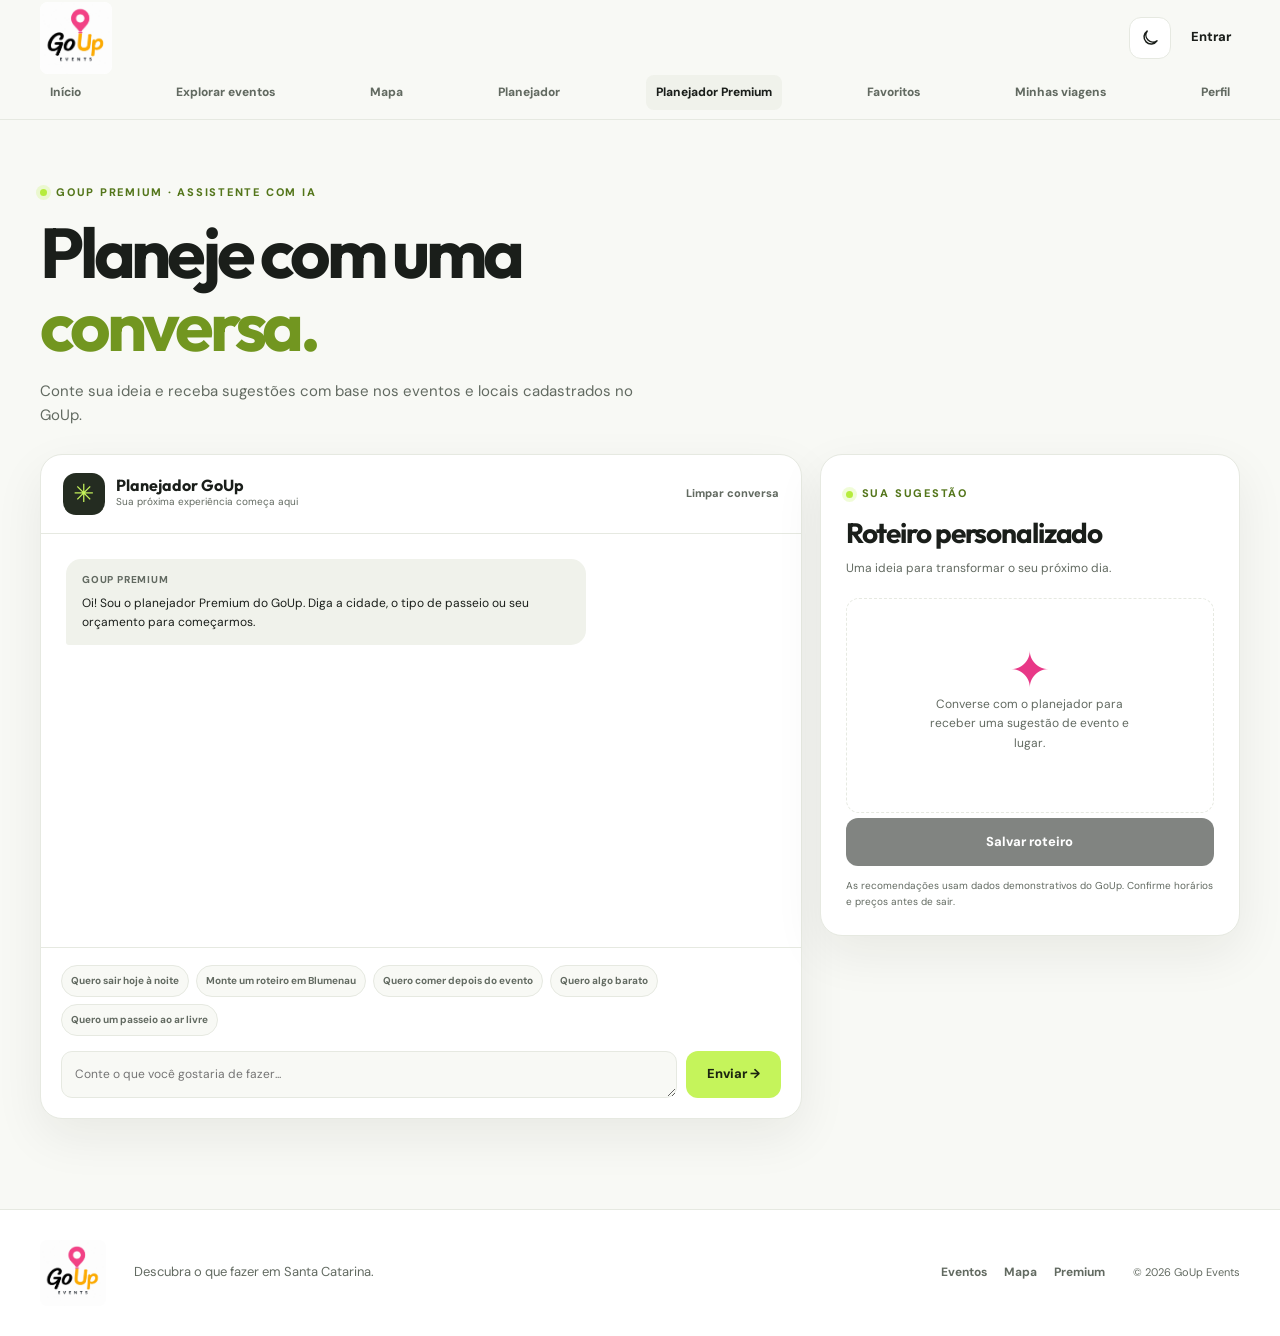
<file: pages/planejador-premium.html>
<!doctype html>
<html lang="pt-BR" data-theme="light">
<head>
  <meta charset="UTF-8"/>
  <meta name="viewport" content="width=device-width,initial-scale=1"/>
  <meta name="theme-color" content="#f8f9f4"/>
  <meta name="description" content="Converse com o planejador Premium do GoUp Events."/>
  <title>Planejador Premium — GoUp Events</title>
  <link rel="preconnect" href="https://fonts.googleapis.com"/>
  <link rel="preconnect" href="https://fonts.gstatic.com" crossorigin/>
  <link href="https://fonts.googleapis.com/css2?family=DM+Sans:wght@400;500;600;700&family=Outfit:wght@400;500;600;700;800&display=swap" rel="stylesheet"/>
  <link rel="stylesheet" href="../css/style.css"/>
  <link rel="stylesheet" href="../css/pages.css"/>
  <link rel="stylesheet" href="../css/planejador-premium.css"/>
  <script src="../js/dados.js" defer></script>
  <script src="../js/auth.js" defer></script>
  <script src="../js/roteiros.js" defer></script>
  <script src="../js/site.js" defer></script>
  <script src="../js/planejador-premium.js" defer></script>
  <link rel="icon" type="image/jpeg" href="../assets/images/logo-goup.jpg"/>
</head>
<body data-page="premium">
  <a class="skip-link" href="#conteudo">Pular para o conteúdo</a>
  <header id="site-header"></header>
  <main id="conteudo" class="container page-main premium-main">
    <div class="page-heading premium-heading">
      <span class="section-kicker">GoUp Premium · Assistente com IA</span>
      <h1>Planeje com uma <em>conversa.</em></h1>
      <p>Conte sua ideia e receba sugestões com base nos eventos e locais cadastrados no GoUp.</p>
    </div>
    <div class="premium-layout">
      <section class="chat-panel" aria-labelledby="chat-title">
        <div class="chat-top">
          <div><span class="premium-avatar" aria-hidden="true">✳</span><span><strong id="chat-title">Planejador GoUp</strong><small id="chat-user">Sua próxima experiência começa aqui</small></span></div>
          <button class="chat-clear" id="clear-chat" type="button">Limpar conversa</button>
        </div>
        <div id="chat-history" class="chat-history" role="log" aria-label="Histórico da conversa" aria-live="polite"></div>
        <div id="typing-indicator" class="typing-indicator" role="status" hidden><span></span><span></span><span></span><small>GoUp está pensando...</small></div>
        <div class="chat-bottom">
          <div class="quick-prompts" aria-label="Sugestões rápidas">
            <button type="button" data-prompt="Quero sair hoje à noite">Quero sair hoje à noite</button>
            <button type="button" data-prompt="Monte um roteiro em Blumenau">Monte um roteiro em Blumenau</button>
            <button type="button" data-prompt="Quero comer depois do evento">Quero comer depois do evento</button>
            <button type="button" data-prompt="Quero algo barato">Quero algo barato</button>
            <button type="button" data-prompt="Quero um passeio ao ar livre">Quero um passeio ao ar livre</button>
          </div>
          <form id="chat-form">
            <label class="sr-only" for="chat-input">Sua mensagem</label>
            <textarea id="chat-input" rows="1" maxlength="500" placeholder="Conte o que você gostaria de fazer..." required></textarea>
            <button class="btn btn-lime" type="submit">Enviar →</button>
          </form>
        </div>
      </section>
      <aside class="route-panel" aria-labelledby="route-title">
        <div class="route-panel-top"><span class="section-kicker">Sua sugestão</span><h2 id="route-title">Roteiro personalizado</h2><p>Uma ideia para transformar o seu próximo dia.</p></div>
        <div id="route-preview" class="route-preview"><div class="route-empty"><span>✦</span><p>Converse com o planejador para receber uma sugestão de evento e lugar.</p></div></div>
        <button id="save-route" class="btn btn-dark" type="button" disabled>Salvar roteiro</button>
        <p class="premium-disclaimer">As recomendações usam dados demonstrativos do GoUp. Confirme horários e preços antes de sair.</p>
      </aside>
    </div>
  </main>
  <footer id="site-footer"></footer>
  <div class="toast-region" id="toast-region" role="status" aria-live="polite"></div>
</body>
</html>
</file>
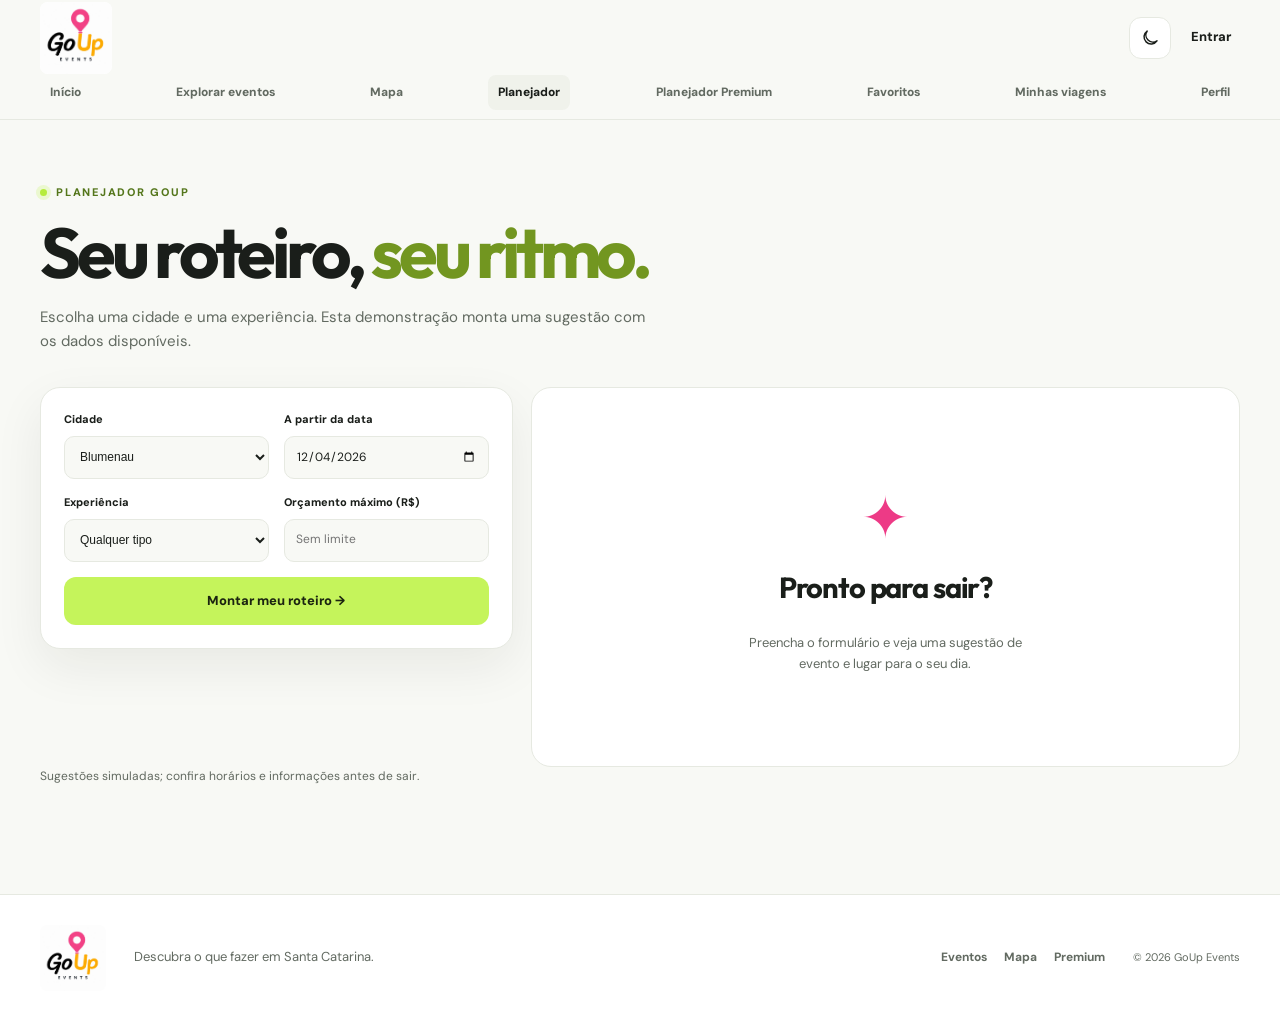
<file: pages/planejador.html>
﻿<!doctype html><html lang="pt-BR" data-theme="light"><head><meta charset="UTF-8"/><meta name="viewport" content="width=device-width,initial-scale=1"/><meta name="theme-color" content="#f8f9f4"/><meta name="description" content="Monte um roteiro com eventos e lugares simulados no GoUp Events."/><title>Planejador — GoUp Events</title><link rel="preconnect" href="https://fonts.googleapis.com"/><link rel="preconnect" href="https://fonts.gstatic.com" crossorigin/><link href="https://fonts.googleapis.com/css2?family=DM+Sans:wght@400;500;600;700&family=Outfit:wght@400;500;600;700;800&display=swap" rel="stylesheet"/><link rel="stylesheet" href="../css/style.css"/><link rel="stylesheet" href="../css/pages.css"/><script src="../js/dados.js" defer></script><script src="../js/auth.js" defer></script><script src="../js/roteiros.js" defer></script><script src="../js/site.js" defer></script><script src="../js/pages.js" defer></script><link rel="icon" type="image/jpeg" href="../assets/images/logo-goup.jpg"/></head><body data-page="planejador"><a class="skip-link" href="#conteudo">Pular para o conteúdo</a><header id="site-header"></header><main id="conteudo" class="container page-main"><div class="page-heading"><span class="section-kicker">Planejador GoUp</span><h1>Seu roteiro, <em>seu ritmo.</em></h1><p>Escolha uma cidade e uma experiência. Esta demonstração monta uma sugestão com os dados disponíveis.</p></div><div class="planner-layout"><form id="planner-form" class="filter-panel planner-form"><div class="filter-field"><label for="planner-city">Cidade</label><select id="planner-city" required></select></div><div class="filter-field"><label for="planner-date">A partir da data</label><input id="planner-date" type="date" required/></div><div class="filter-field"><label for="planner-category">Experiência</label><select id="planner-category"><option value="">Qualquer tipo</option></select></div><div class="filter-field"><label for="planner-budget">Orçamento máximo (R$)</label><input id="planner-budget" type="number" min="0" step="1" placeholder="Sem limite"/></div><button class="btn btn-lime" type="submit">Montar meu roteiro →</button></form><div class="planner-result" id="planner-result"><div class="planner-placeholder"><span>✦</span><h2>Pronto para sair?</h2><p>Preencha o formulário e veja uma sugestão de evento e lugar para o seu dia.</p></div></div></div><p class="page-note">Sugestões simuladas; confira horários e informações antes de sair.</p></main><footer id="site-footer"></footer><div class="toast-region" id="toast-region" role="status" aria-live="polite"></div></body></html>
</file>
<file: css/style.css>
:root {
  color-scheme: light;
  --bg: #f8f9f5;
  --surface: #fff;
  --surface-muted: #f0f2eb;
  --text: #1a1e1a;
  --muted: #626a61;
  --line: #e6e9e1;
  --lime: #c5f45b;
  --lime-strong: #b6ec3d;
  --shadow: 0 18px 50px rgba(24, 33, 21, .07);
  --header: rgba(248, 249, 245, .94);
  --radius: 24px;
}

html[data-theme="dark"] {
  color-scheme: dark;
  --bg: #111511;
  --surface: #1c211c;
  --surface-muted: #252c24;
  --text: #f5f8f1;
  --muted: #b2bcb0;
  --line: #343d32;
  --lime: #c5f45b;
  --lime-strong: #d0ff69;
  --shadow: 0 18px 50px rgba(0, 0, 0, .22);
  --header: rgba(17, 21, 17, .94);
}

*, *::before, *::after { box-sizing: border-box; }
html { scroll-behavior: smooth; scroll-padding-top: 92px; }
body { margin: 0; background: var(--bg); color: var(--text); font: 400 16px/1.6 'DM Sans', system-ui, sans-serif; transition: background .25s ease, color .25s ease; }
body.menu-open { overflow: hidden; }
button, input { font: inherit; }
button { cursor: pointer; }
a { color: inherit; text-decoration: none; }
img { display: block; max-width: 100%; }
svg { display: block; }
h1, h2, h3, p { margin-top: 0; }
h1, h2, h3 { font-family: 'Outfit', 'DM Sans', sans-serif; }
:focus-visible { outline: 3px solid #ed3a86; outline-offset: 4px; }
::selection { background: var(--lime); color: #171c13; }
[hidden] { display: none !important; }
.icon-sprite { position: absolute; width: 0; height: 0; overflow: hidden; }
.icon { width: 20px; height: 20px; flex: 0 0 auto; fill: none; stroke: currentColor; stroke-width: 1.8; stroke-linecap: round; stroke-linejoin: round; }
.container { width: min(100% - 48px, 1200px); margin-inline: auto; }
.sr-only { position: absolute; width: 1px; height: 1px; padding: 0; margin: -1px; overflow: hidden; clip: rect(0,0,0,0); white-space: nowrap; border: 0; }
.skip-link { position: fixed; top: -100px; left: 20px; z-index: 1000; padding: 12px 18px; background: var(--lime); color: #161c10; border-radius: 10px; }
.skip-link:focus { top: 12px; }

.site-header { position: sticky; top: 0; z-index: 50; min-height: 82px; background: var(--header); border-bottom: 1px solid var(--line); backdrop-filter: blur(18px); -webkit-backdrop-filter: blur(18px); }
.header-inner { min-height: 82px; display: flex; align-items: center; gap: 34px; }
.brand { display: inline-flex; align-items: center; flex: 0 0 auto; }
.brand-logo { display: block; width: 72px; height: auto; aspect-ratio: 1; object-fit: contain; border-radius: 8px; background: #fff; }
.main-nav { display: flex; align-items: center; justify-content: center; gap: 30px; margin-left: auto; }
.main-nav a { color: var(--muted); font-size: 13px; font-weight: 700; white-space: nowrap; transition: color .2s; }
.main-nav a:hover { color: var(--text); }
.header-actions { display: flex; align-items: center; gap: 11px; margin-left: auto; }
.icon-button { border: 1px solid var(--line); display: inline-grid; place-items: center; width: 42px; height: 42px; flex: 0 0 auto; border-radius: 12px; background: var(--surface); color: var(--text); transition: transform .2s, border-color .2s, background .2s; }
.icon-button:hover { transform: translateY(-2px); border-color: var(--lime-strong); }
.text-button { border: 0; background: transparent; color: var(--text); font-size: 13px; font-weight: 800; white-space: nowrap; padding: 10px 9px; }
.text-button:hover { color: #6a9e00; }
.auth-user-link { max-width: 160px; overflow: hidden; text-overflow: ellipsis; }
.btn { display: inline-flex; align-items: center; justify-content: center; gap: 12px; min-height: 48px; padding: 12px 20px; border: 1px solid transparent; border-radius: 12px; font-size: 13px; line-height: 1.2; font-weight: 800; white-space: nowrap; transition: transform .2s, box-shadow .2s, background .2s; }
.btn:hover { transform: translateY(-2px); box-shadow: 0 10px 22px rgba(0, 0, 0, .12); }
.btn .icon { width: 17px; height: 17px; }
.btn-dark { color: #fff; background: #1b211b; }
.btn-dark:hover { background: #333e31; }
.btn-lime { color: #1b2410; background: var(--lime); }
.btn-lime:hover { background: var(--lime-strong); }
.btn-outline-light { border-color: rgba(255,255,255,.4); color: #fff; background: transparent; }
.btn-outline-light:hover { background: rgba(255,255,255,.1); }
.menu-toggle, .mobile-actions { display: none; }

.section { padding: 98px 0; }
.section-heading { display: flex; align-items: flex-end; justify-content: space-between; gap: 26px; margin-bottom: 32px; }
.section-kicker { display: inline-flex; align-items: center; gap: 9px; margin-bottom: 17px; color: #54761b; font-size: 11px; font-weight: 800; line-height: 1.2; letter-spacing: .16em; text-transform: uppercase; }
.section-kicker::before { content: ''; width: 7px; height: 7px; border-radius: 50%; background: var(--lime-strong); box-shadow: 0 0 0 4px rgba(188, 239, 75, .22); }
html[data-theme="dark"] .section-kicker { color: var(--lime); }
.section-heading h2, .how-intro h2, .planner-panel h2, .premium-panel h2 { margin: 0; font-size: clamp(34px, 4vw, 56px); font-weight: 700; line-height: 1.08; letter-spacing: -.055em; }
h2 em { font-style: normal; color: #729620; }
html[data-theme="dark"] h2 em { color: var(--lime); }
.section-heading p { margin: 12px 0 0; color: var(--muted); font-size: 15px; }
.inline-link { display: inline-flex; align-items: center; gap: 9px; flex: 0 0 auto; border: 0; border-bottom: 1px solid currentColor; padding: 0 0 5px; background: transparent; color: var(--text); font-size: 13px; font-weight: 800; }
.inline-link .icon { width: 17px; height: 17px; transition: transform .2s; }
.inline-link:hover .icon { transform: translateX(3px); }

.site-footer { padding-top: 73px; background: var(--surface); border-top: 1px solid var(--line); }
.footer-main { display: grid; grid-template-columns: 1.2fr 1fr 1fr; gap: 60px; padding-bottom: 68px; }
.footer-brand p { max-width: 245px; margin: 20px 0 0; color: var(--muted); font-size: 14px; }
.footer-brand .brand-logo { width: 128px; }
.footer-links { display: flex; justify-content: space-around; gap: 42px; }
.footer-links > div { display: flex; flex-direction: column; align-items: flex-start; gap: 9px; }
.footer-links h3 { margin-bottom: 10px; font: 800 12px/1.3 'DM Sans', sans-serif; text-transform: uppercase; letter-spacing: .1em; }
.footer-links a { color: var(--muted); font-size: 13px; }
.footer-links a:hover { color: var(--text); text-decoration: underline; }
.footer-message { display: flex; flex-direction: column; justify-content: center; align-items: flex-end; gap: 10px; text-align: right; }
.footer-message > span { color: var(--muted); font-size: 11px; font-weight: 800; letter-spacing: .16em; }
.footer-message strong { font: 700 clamp(24px, 2.6vw, 37px)/1.1 'Outfit', sans-serif; letter-spacing: -.06em; }
.footer-message strong span { color: #a2d531; }
.footer-bottom { display: flex; justify-content: space-between; gap: 20px; padding: 20px 0 28px; border-top: 1px solid var(--line); color: var(--muted); font-size: 12px; }
.footer-bottom > span:last-child { display: inline-flex; align-items: center; gap: 7px; }
.footer-bottom .icon { width: 14px; height: 14px; color: #ed3a86; }

.toast-region { position: fixed; right: 20px; bottom: 20px; z-index: 100; display: grid; gap: 10px; width: min(360px, calc(100vw - 40px)); pointer-events: none; }
.toast { padding: 15px 18px; border: 1px solid var(--line); border-left: 4px solid var(--lime-strong); border-radius: 12px; background: var(--surface); color: var(--text); box-shadow: var(--shadow); font-size: 14px; font-weight: 600; animation: toast-in .25s ease both; }
.toast.error { border-left-color: #f05476; }
@keyframes toast-in { from { opacity: 0; transform: translateY(12px); } to { opacity: 1; transform: translateY(0); } }

.event-dialog { width: min(620px, calc(100vw - 28px)); max-height: min(90vh, 760px); padding: 0; border: 1px solid var(--line); border-radius: 22px; background: var(--surface); color: var(--text); box-shadow: 0 30px 90px rgba(0,0,0,.3); overflow: auto; }
.event-dialog::backdrop { background: rgba(8, 16, 7, .72); backdrop-filter: blur(5px); }
.dialog-close { position: sticky; z-index: 2; top: 12px; margin: 12px 12px -54px auto; background: var(--surface); }
.dialog-image { width: 100%; aspect-ratio: 16/9; object-fit: cover; }
.dialog-body { padding: 27px 30px 32px; }
.dialog-body h2 { margin: 7px 0 12px; font-size: clamp(28px, 5vw, 40px); line-height: 1.1; letter-spacing: -.04em; }
.dialog-body p { color: var(--muted); }
.dialog-meta { display: flex; flex-wrap: wrap; gap: 10px 20px; margin: 18px 0; color: var(--muted); font-size: 13px; }
.dialog-meta span { display: inline-flex; align-items: center; gap: 6px; }
.dialog-meta .icon { width: 16px; height: 16px; }
.dialog-price { display: flex; align-items: center; justify-content: space-between; gap: 15px; padding-top: 22px; border-top: 1px solid var(--line); }
.dialog-price strong { font-size: 20px; }

@media (max-width: 1050px) {
  .main-nav { gap: 17px; }
  .header-inner { gap: 15px; }
  .header-create { display: none; }
}
@media (max-width: 760px) {
  html { scroll-padding-top: 74px; }
  .container { width: min(100% - 36px, 1200px); }
  .site-header, .header-inner { min-height: 70px; }
  .brand-logo { width: 62px; }
  .header-actions { gap: 8px; }
  .desktop-action { display: none; }
  .menu-toggle { display: inline-grid; }
  .main-nav { position: absolute; top: 70px; left: 0; right: 0; display: none; flex-direction: column; align-items: stretch; gap: 0; padding: 10px 18px 0; background: var(--surface); border-bottom: 0; box-shadow: var(--shadow); }
  .main-nav.open { display: flex; }
  .main-nav a { padding: 14px 8px; border-bottom: 1px solid var(--line); color: var(--text); font-size: 15px; }
  .mobile-actions.open { position: absolute; top: 296px; left: 0; right: 0; display: flex; justify-content: space-between; gap: 12px; padding: 13px 18px 18px; background: var(--surface); border-bottom: 1px solid var(--line); box-shadow: var(--shadow); }
  .mobile-actions .btn { flex: 1; }
  .section { padding: 72px 0; }
  .section-heading { align-items: flex-start; flex-direction: column; gap: 19px; }
  .section-heading h2 { font-size: clamp(34px, 8vw, 48px); }
  .footer-main { grid-template-columns: 1fr 1fr; gap: 38px; }
  .footer-message { grid-column: 1 / -1; align-items: flex-start; text-align: left; }
}
@media (max-width: 520px) {
  .footer-main { grid-template-columns: 1fr; }
  .footer-links { justify-content: flex-start; gap: 75px; }
  .footer-message { grid-column: auto; }
  .footer-bottom { flex-direction: column; gap: 8px; }
  .dialog-body { padding: 22px; }
  .dialog-price { align-items: stretch; flex-direction: column; }
}
@media (prefers-reduced-motion: reduce) {
  *, *::before, *::after { scroll-behavior: auto !important; animation-duration: .01ms !important; transition-duration: .01ms !important; }
}

/* Navegação compartilhada por todas as páginas. */
html { scroll-padding-top: 126px; }
.site-header { min-height: 0; }
.header-top { display: flex; align-items: center; justify-content: space-between; min-height: 75px; }
.header-top .header-actions { margin-left: auto; }
.header-logout { color: var(--muted); }
.main-nav { display: flex; align-items: center; justify-content: space-between; gap: 5px; width: min(100% - 48px, 1200px); margin: 0 auto; padding: 0 0 9px; overflow-x: auto; scrollbar-width: none; }
.main-nav::-webkit-scrollbar { display: none; }
.main-nav a, .main-nav button { display: inline-flex; align-items: center; flex: 0 0 auto; min-height: 35px; padding: 7px 10px; border: 0; border-radius: 8px; background: transparent; color: var(--muted); font-size: 12px; font-weight: 800; white-space: nowrap; }
.main-nav a:hover, .main-nav button:hover, .main-nav a[aria-current="page"] { background: var(--surface-muted); color: var(--text); text-decoration: none; }
.main-nav .mobile-auth-link { display: none; }
.theme-sun { display: none; }
html[data-theme="dark"] .theme-sun { display: block; }
html[data-theme="dark"] .theme-moon { display: none; }
.menu-toggle { display: none; }
.compact-footer { padding: 30px 0; }
.compact-footer-inner { display: flex; align-items: center; flex-wrap: wrap; gap: 20px 28px; }
.compact-footer-inner .brand-logo { width: 66px; }
.compact-footer-inner p { margin: 0; color: var(--muted); font-size: 13px; }
.compact-footer-inner > div { display: flex; gap: 17px; margin-left: auto; }
.compact-footer-inner > div a { color: var(--muted); font-size: 12px; font-weight: 700; }
.compact-footer-inner > div a:hover { color: var(--text); }
.compact-footer-inner small { color: var(--muted); font-size: 11px; }
@media (max-width: 760px) {
  html { scroll-padding-top: 74px; }
  .header-top { min-height: 70px; }
  .header-top .header-actions > .text-button { display: none; }
  .menu-toggle { display: inline-grid; }
  .main-nav { position: absolute; top: 100%; bottom: auto; left: 0; right: 0; z-index: 60; display: none; flex-direction: column; align-items: stretch; justify-content: flex-start; gap: 0; width: 100%; height: calc(100dvh - 70px); max-height: calc(100dvh - 70px); margin: 0; padding: 12px 18px 32px; overflow-y: auto; background: var(--surface); box-shadow: var(--shadow); }
  .main-nav.open { display: flex; }
  .main-nav a, .main-nav button { display: block; width: 100%; min-height: 45px; padding: 12px 8px; border-bottom: 1px solid var(--line); border-radius: 0; font-size: 15px; text-align: left; }
  .main-nav .mobile-auth-link:not([hidden]) { display: block; }
  .compact-footer-inner > div { margin-left: 0; }
}
</file>
<file: css/home.css>
.hero { position: relative; overflow: hidden; padding: 42px 0 0; background: radial-gradient(circle at 88% 0%, rgba(200, 246, 101, .2), transparent 30%), var(--bg); }
.hero-grid { display: grid; grid-template-columns: 1.02fr .98fr; align-items: center; gap: 34px; min-height: 605px; }
.hero-copy { position: relative; z-index: 2; padding: 20px 0 42px; }
.eyebrow { display: inline-flex; align-items: center; gap: 9px; margin-bottom: 24px; padding: 8px 13px; border: 1px solid var(--line); border-radius: 50px; background: var(--surface); color: var(--text); font-size: 11px; font-weight: 800; letter-spacing: .05em; text-transform: uppercase; box-shadow: 0 4px 16px rgba(0,0,0,.03); }
.eyebrow-dot { width: 7px; height: 7px; border-radius: 50%; background: #ed3b87; }
.hero h1 { margin: 0 0 22px; font-size: clamp(56px, 6.1vw, 90px); font-weight: 700; line-height: .99; letter-spacing: -.075em; }
.hero h1 span:not(.title-period) { color: #729620; }
html[data-theme="dark"] .hero h1 span:not(.title-period) { color: var(--lime); }
.hero .title-period { color: #ef398b; }
.hero-copy > p { max-width: 465px; margin-bottom: 31px; color: var(--muted); font-size: 16px; line-height: 1.75; }
.hero-search { display: flex; align-items: center; gap: 12px; max-width: 570px; min-height: 69px; padding: 8px 8px 8px 20px; border: 1px solid var(--line); border-radius: 16px; background: var(--surface); box-shadow: 0 18px 45px rgba(20, 28, 17, .09); }
.hero-search > .icon { width: 22px; height: 22px; color: var(--muted); }
.hero-search input { width: 100%; min-width: 0; border: 0; outline: 0; background: transparent; color: var(--text); font-size: 14px; }
.hero-search input::placeholder { color: #8b9389; }
.hero-search:focus-within { outline: 2px solid #a7d645; outline-offset: 3px; }
.hero-search .btn { min-height: 50px; padding-inline: 19px; }
.hero-suggestions { display: flex; align-items: center; flex-wrap: wrap; gap: 9px 12px; margin-top: 15px; color: var(--muted); font-size: 11px; }
.hero-suggestions span { font-weight: 800; }
.hero-suggestions button { padding: 0; border: 0; background: transparent; color: var(--muted); font-size: 11px; text-decoration: underline; text-decoration-color: #aab2a5; text-underline-offset: 3px; }
.hero-suggestions button:hover { color: var(--text); }
.hero-proof { display: flex; align-items: center; gap: 14px; margin-top: 49px; }
.avatar-stack { display: flex; padding-left: 4px; }
.avatar-stack span { display: grid; place-items: center; width: 34px; height: 34px; margin-left: -5px; border: 2px solid var(--bg); border-radius: 50%; background: #f69ac1; color: #282828; font-size: 9px; font-weight: 800; }
.avatar-stack span:nth-child(2) { background: #f8ba54; }
.avatar-stack span:nth-child(3) { background: var(--lime); }
.hero-proof p { margin: 0; color: var(--muted); font-size: 11px; line-height: 1.4; }
.hero-proof strong { color: var(--text); font-size: 12px; }
.hero-visual { position: relative; align-self: stretch; display: flex; align-items: center; justify-content: center; min-width: 0; padding: 18px 24px 35px 18px; }
.hero-visual::before { content: ''; position: absolute; width: 72%; aspect-ratio: 1; top: 10%; left: 7%; border-radius: 50%; background: #c8f572; filter: blur(2px); }
.hero-image-wrap { position: relative; z-index: 1; width: min(100%, 530px); padding: 9px; background: #fff; transform: rotate(2deg); box-shadow: 0 28px 55px rgba(24, 30, 15, .19); }
.hero-image-wrap::after { content: ''; position: absolute; inset: 9px; background: linear-gradient(180deg, rgba(5, 8, 4, .03) 35%, rgba(5, 8, 4, .78) 100%); pointer-events: none; }
.hero-image-wrap img { width: 100%; height: auto; object-fit: contain; }
.cover-caption { position: absolute; z-index: 2; bottom: 28px; left: 28px; color: #fff; font-size: 11px; font-weight: 700; line-height: 1.25; text-shadow: 0 2px 9px rgba(0, 0, 0, .8); }
.cover-caption strong { display: block; margin-top: 4px; font: 700 22px/1.1 'Outfit', sans-serif; letter-spacing: -.035em; }
.hero-stamp { position: absolute; z-index: 3; top: 38px; right: -7px; display: flex; align-items: center; gap: 7px; width: 119px; height: 119px; padding: 12px; border: 6px solid var(--bg); border-radius: 50%; background: #ed3989; color: #fff; transform: rotate(13deg); box-shadow: 0 12px 23px rgba(0,0,0,.13); }
.hero-stamp .icon { width: 23px; height: 23px; }
.hero-stamp span { font-size: 10px; line-height: 1.2; }
.hero-stamp strong { font-size: 12px; }
.hero-floating { position: absolute; z-index: 4; right: 5px; bottom: 44px; display: flex; align-items: center; gap: 11px; padding: 13px 15px; border: 1px solid rgba(255,255,255,.8); border-radius: 16px; background: var(--surface); box-shadow: 0 15px 45px rgba(0,0,0,.18); transform: rotate(-3deg); }
.hero-floating .floating-icon { display: grid; place-items: center; width: 40px; height: 40px; border-radius: 10px; background: var(--lime); color: #19210f; }
.hero-floating > span:nth-child(2) { display: flex; flex-direction: column; }
.hero-floating small { color: var(--muted); font-size: 9px; }
.hero-floating strong { font-size: 11px; white-space: nowrap; }
.hero-floating > .icon { width: 16px; height: 16px; margin-left: 6px; }
.hero-orbit { position: absolute; z-index: 2; border-radius: 50%; }
.orbit-one { bottom: 80px; left: -15px; width: 28px; height: 28px; background: #f6af31; }
.orbit-two { top: 46px; left: 38px; width: 11px; height: 11px; background: #ec398c; }
.hero-bottom { display: flex; justify-content: space-between; align-items: center; gap: 20px; padding: 17px 0 22px; border-top: 1px solid var(--line); color: var(--muted); font-size: 11px; }
.hero-bottom a { display: flex; align-items: center; gap: 11px; color: var(--text); font-weight: 700; }
.hero-bottom a span { font-size: 18px; }

.categories-section { background: var(--surface); }
.category-grid { display: grid; grid-template-columns: repeat(4, 1fr); gap: 15px; }
.category-card { position: relative; display: flex; flex-direction: column; align-items: flex-start; min-height: 166px; padding: 22px; border: 1px solid var(--line); border-radius: 20px; background: var(--bg); color: var(--text); text-align: left; overflow: hidden; transition: transform .2s, border-color .2s, box-shadow .2s; }
.category-card:hover, .category-card[aria-pressed="true"] { transform: translateY(-3px); border-color: #a3cb50; box-shadow: var(--shadow); }
.category-icon { display: grid; place-items: center; width: 46px; height: 46px; margin-bottom: auto; border-radius: 13px; color: #222; }
.category-icon .icon { width: 23px; height: 23px; }
.tone-pink { background: #ffd9ea; }.tone-orange { background: #ffe1ba; }.tone-lime { background: #d9f7a1; }.tone-lavender { background: #e8e1ff; }.tone-yellow { background: #fff0a9; }.tone-blue { background: #d8e6ff; }.tone-aqua { background: #c9f3ed; }.tone-peach { background: #fbded1; }
.category-card strong { margin-top: 12px; font: 700 18px/1.2 'Outfit', sans-serif; letter-spacing: -.025em; }
.category-card small { margin-top: 3px; color: var(--muted); font-size: 11px; }
.category-card > .icon { position: absolute; top: 23px; right: 22px; width: 17px; height: 17px; color: var(--muted); }

.featured-section { background: var(--bg); }
.section-heading-action { display: flex; align-items: center; gap: 20px; }
.result-count { color: var(--muted); font-size: 12px; }
.active-filter { margin: -7px 0 25px; color: var(--muted); font-size: 13px; }
.active-filter strong { color: var(--text); }
.event-grid { display: grid; grid-template-columns: repeat(4, minmax(0, 1fr)); gap: 18px; }
.event-card { position: relative; min-width: 0; overflow: hidden; border: 1px solid var(--line); border-radius: 21px; background: var(--surface); box-shadow: 0 7px 28px rgba(22, 32, 18, .035); transition: transform .22s, box-shadow .22s; }
.event-card-link { display: block; height: 100%; color: inherit; }
.event-card-link:focus-visible { outline-offset: -4px; }
.event-card:hover { transform: translateY(-4px); box-shadow: var(--shadow); }
.event-image { position: relative; width: 100%; aspect-ratio: 1.22; background: var(--surface-muted); overflow: hidden; }
.event-image img { width: 100%; height: 100%; object-fit: cover; transition: transform .35s; }
.event-card:hover .event-image img { transform: scale(1.045); }
.event-category { position: absolute; bottom: 13px; left: 13px; padding: 6px 10px; border-radius: 7px; background: rgba(255,255,255,.96); color: #1a1e1a; font-size: 10px; font-weight: 800; }
.favorite-button { position: absolute; top: 13px; right: 13px; display: grid; place-items: center; width: 35px; height: 35px; border: 0; border-radius: 50%; background: rgba(255,255,255,.96); color: #272c26; box-shadow: 0 3px 10px rgba(0,0,0,.12); }
.favorite-button .icon { width: 18px; height: 18px; }
.favorite-button[aria-pressed="true"] { color: #e8397f; }
.favorite-button[aria-pressed="true"] .icon { fill: currentColor; }
.event-body { padding: 17px 16px 16px; }
.event-date { display: flex; align-items: center; gap: 6px; margin-bottom: 7px; color: #54761b; font-size: 11px; font-weight: 800; }
.event-date .icon { width: 14px; height: 14px; }
html[data-theme="dark"] .event-date { color: var(--lime); }
.event-body h3 { margin: 0 0 9px; font-size: 19px; line-height: 1.22; letter-spacing: -.035em; }
.event-location { display: flex; align-items: center; gap: 5px; margin: 0; color: var(--muted); font-size: 11px; }
.event-location .icon { width: 13px; height: 13px; }
.event-bottom { display: flex; align-items: center; justify-content: space-between; gap: 10px; margin-top: 15px; padding-top: 12px; border-top: 1px solid var(--line); }
.event-bottom strong { font-size: 13px; }
.event-bottom .event-detail-link { display: inline-flex; align-items: center; gap: 5px; color: var(--text); font-size: 11px; font-weight: 800; }
.event-bottom .icon { width: 15px; height: 15px; }
.empty-state { max-width: 430px; margin: 0 auto; padding: 44px 20px; text-align: center; }
.empty-icon { display: grid; place-items: center; width: 72px; height: 72px; margin: auto auto 20px; border-radius: 20px; background: var(--surface-muted); }
.empty-icon .icon { width: 30px; height: 30px; }
.empty-state h3 { margin: 0 0 5px; font-size: 25px; }
.empty-state p { color: var(--muted); font-size: 14px; }

.nearby-section { padding-top: 30px; }
.location-pill { display: inline-flex; align-items: center; gap: 7px; padding: 9px 12px; border: 1px solid var(--line); border-radius: 30px; background: var(--surface); color: var(--muted); font-size: 11px; font-weight: 700; }
.location-pill .icon { width: 15px; height: 15px; color: #91b72c; }
.nearby-grid { display: grid; grid-template-columns: repeat(3, minmax(0,1fr)); gap: 18px; }
.nearby-card { display: flex; align-items: center; gap: 15px; min-width: 0; padding: 11px; border: 1px solid var(--line); border-radius: 18px; background: var(--surface); text-align: left; color: var(--text); transition: transform .2s, box-shadow .2s; }
.nearby-card:hover { transform: translateY(-3px); box-shadow: var(--shadow); }
.nearby-card img { width: 95px; height: 91px; flex: 0 0 auto; object-fit: cover; border-radius: 12px; }
.nearby-card > span { display: flex; flex-direction: column; min-width: 0; }
.nearby-card small { margin-bottom: 5px; color: #54761b; font-size: 10px; font-weight: 800; }
html[data-theme="dark"] .nearby-card small { color: var(--lime); }
.nearby-card strong { font: 700 17px/1.17 'Outfit', sans-serif; letter-spacing: -.025em; }
.nearby-card em { display: inline-flex; align-items: center; gap: 4px; margin-top: 7px; color: var(--muted); font-size: 10px; font-style: normal; }
.nearby-card > .icon { width: 16px; height: 16px; margin-left: auto; align-self: flex-start; }

.cities-section { background: var(--surface); }
.city-grid { display: grid; grid-template-columns: repeat(4, 1fr); grid-auto-rows: 210px; gap: 15px; }
.city-card { position: relative; overflow: hidden; border-radius: 20px; background: #334534; color: white; isolation: isolate; }
.city-card:nth-child(1), .city-card:nth-child(2) { grid-column: span 2; }
.city-card::after { content: ''; position: absolute; z-index: -1; inset: 0; background: linear-gradient(180deg, rgba(0,0,0,.04), rgba(0,0,0,.66)); }
.city-card img { position: absolute; z-index: -2; inset: 0; width: 100%; height: 100%; object-fit: cover; transition: transform .35s; }
.city-card:hover img { transform: scale(1.06); }
.city-card a { display: flex; align-items: flex-end; justify-content: space-between; width: 100%; height: 100%; padding: 20px; color: inherit; text-align: left; }
.city-card a > span:first-child { display: flex; flex-direction: column; }
.city-card small { margin-bottom: 2px; color: rgba(255,255,255,.82); font-size: 11px; }
.city-card strong { font: 700 23px/1.1 'Outfit', sans-serif; letter-spacing: -.04em; }
.city-arrow { display: grid; place-items: center; width: 32px; height: 32px; border: 1px solid rgba(255,255,255,.6); border-radius: 50%; }
.city-arrow .icon { width: 16px; height: 16px; }

.how-section { background: var(--bg); }
.how-intro { max-width: 580px; margin: 0 auto 42px; text-align: center; }
.how-intro .section-kicker { justify-content: center; }
.how-intro p { max-width: 440px; margin: 16px auto 0; color: var(--muted); font-size: 15px; }
.steps-grid { display: grid; grid-template-columns: repeat(3, 1fr); gap: 18px; }
.step-card { min-height: 260px; padding: 26px; border: 1px solid var(--line); border-radius: 22px; background: var(--surface); }
.step-number { display: block; color: var(--muted); font-size: 10px; font-weight: 800; letter-spacing: .12em; }
.step-icon { display: grid; place-items: center; width: 54px; height: 54px; margin: 24px 0 20px; border-radius: 15px; color: #212720; }
.step-icon .icon { width: 26px; height: 26px; }
.step-icon-lime { background: #d6f59a; }.step-icon-pink { background: #f9d1e4; }.step-icon-orange { background: #ffdda6; }
.step-card h3 { margin: 0 0 8px; font-size: 21px; line-height: 1.15; letter-spacing: -.035em; }
.step-card p { margin: 0; color: var(--muted); font-size: 13px; line-height: 1.65; }

.planner-section { padding-top: 35px; }
.planner-panel { position: relative; display: grid; grid-template-columns: 1fr .9fr; align-items: center; gap: 60px; min-height: 430px; padding: 55px 70px; border-radius: 28px; background: #e8f7c6; overflow: hidden; }
html[data-theme="dark"] .planner-panel { background: #283923; }
.planner-panel::after { content: ''; position: absolute; width: 440px; height: 440px; top: -250px; right: 20%; border: 1px solid rgba(73, 116, 41, .24); border-radius: 50%; box-shadow: 0 0 0 60px rgba(255,255,255,.06), 0 0 0 120px rgba(255,255,255,.05); pointer-events: none; }
.planner-copy { position: relative; z-index: 1; }
.planner-copy p { max-width: 390px; margin: 17px 0 26px; color: #53614c; font-size: 15px; }
html[data-theme="dark"] .planner-copy p { color: #d0dcc7; }
.planner-panel h2 em { color: #537b18; }
html[data-theme="dark"] .planner-panel h2 em { color: var(--lime); }
.planner-panel .btn-lime { background: #1c2519; color: #fff; }
.planner-preview { position: relative; z-index: 1; width: min(100%, 400px); margin-left: auto; padding: 22px; border: 1px solid rgba(255,255,255,.8); border-radius: 20px; background: #fff; color: #20251f; transform: rotate(4deg); box-shadow: 0 25px 45px rgba(59, 93, 28, .2); }
.planner-preview-top, .planner-preview-bottom { display: flex; justify-content: space-between; gap: 10px; font-size: 10px; font-weight: 800; letter-spacing: .07em; }
.planner-preview-top span:last-child { color: #719b24; }
.planner-route { margin: 19px 0 8px; }
.planner-route > div { display: flex; gap: 14px; align-items: flex-start; min-height: 72px; }
.route-time { min-width: 40px; padding-top: 2px; color: #7d8579; font-size: 11px; font-weight: 800; }
.route-dot { position: relative; width: 13px; height: 13px; flex: 0 0 auto; border: 3px solid #a4d340; border-radius: 50%; }
.planner-route > div:not(:last-child) .route-dot::after { content: ''; position: absolute; left: 3px; top: 10px; width: 1px; height: 58px; border-left: 1px dashed #a4d340; }
.planner-route strong { display: block; font-size: 13px; line-height: 1.3; }
.planner-route small { color: #899084; font-size: 10px; }
.planner-preview-bottom { align-items: center; padding-top: 15px; border-top: 1px solid #e8ece2; color: #789b34; }
.planner-preview-bottom .icon { width: 17px; height: 17px; }

.premium-section { padding-top: 20px; }
.premium-panel { display: grid; grid-template-columns: 155px 1fr auto; align-items: center; gap: 30px; min-height: 250px; padding: 45px 55px; border-radius: 28px; background: #242a22; color: #fff; overflow: hidden; }
.premium-symbol { color: #e94293; font: 300 170px/.8 'Outfit', sans-serif; transform: rotate(-18deg); }
.premium-panel .section-kicker { color: var(--lime); }
.premium-panel h2 { font-size: clamp(31px, 3.3vw, 45px); }
.premium-panel h2 em { color: var(--lime); }
.premium-panel p { max-width: 530px; margin: 15px 0 0; color: #c1c7bb; font-size: 13px; }

@media (max-width: 1050px) {
  .hero h1 { font-size: clamp(55px, 6.4vw, 75px); }
  .hero-grid { gap: 15px; }
  .hero-image-wrap { width: min(100%, 500px); }
  .event-grid { grid-template-columns: repeat(2, minmax(0,1fr)); }
  .premium-panel { grid-template-columns: 110px 1fr; }
  .premium-symbol { font-size: 120px; }
  .premium-panel .btn { grid-column: 2; justify-self: start; }
}
@media (max-width: 760px) {
  .hero { padding-top: 30px; }
  .hero-grid { grid-template-columns: 1fr; min-height: auto; gap: 0; }
  .hero-copy { padding: 22px 0 16px; }
  .hero h1 { font-size: clamp(55px, 10vw, 76px); }
  .hero-proof { margin-top: 26px; }
  .hero-visual { height: 390px; padding: 30px 24px 36px; }
  .hero-visual::before { width: 60%; left: 20%; }
  .hero-image-wrap { width: min(90%, 440px); }
  .hero-stamp { right: 7%; top: 10px; }
  .hero-floating { right: 5%; bottom: 23px; }
  .category-grid { grid-template-columns: repeat(2, minmax(0,1fr)); }
  .nearby-grid { grid-template-columns: 1fr; }
  .city-grid { grid-template-columns: repeat(2, 1fr); grid-auto-rows: 185px; }
  .city-card:nth-child(1), .city-card:nth-child(2) { grid-column: span 1; }
  .steps-grid { grid-template-columns: 1fr; }
  .step-card { min-height: auto; }
  .planner-panel { grid-template-columns: 1fr; gap: 40px; padding: 42px 34px; }
  .planner-preview { margin: 0 auto; }
  .premium-panel { grid-template-columns: 1fr; gap: 18px; padding: 40px 32px; }
  .premium-symbol { display: none; }
  .premium-panel .btn { grid-column: auto; }
}
@media (max-width: 520px) {
  .hero h1 { font-size: clamp(49px, 11.8vw, 64px); }
  .hero-copy > p { font-size: 14px; }
  .hero-search { gap: 8px; padding: 6px 6px 6px 12px; min-height: 58px; }
  .hero-search > .icon { width: 18px; height: 18px; }
  .hero-search input { font-size: 12px; }
  .hero-search .btn { min-height: 43px; padding: 8px 11px; gap: 4px; font-size: 11px; }
  .hero-search .btn .icon { display: none; }
  .hero-visual { height: 305px; padding: 16px 17px 30px; }
  .hero-image-wrap { width: 92%; }
  .cover-caption { bottom: 21px; left: 20px; font-size: 9px; }
  .cover-caption strong { font-size: 15px; }
  .hero-stamp { width: 94px; height: 94px; right: 0; top: 0; border-width: 4px; }
  .hero-stamp .icon { width: 16px; height: 16px; }
  .hero-stamp span { font-size: 8px; }.hero-stamp strong { font-size: 9px; }
  .hero-floating { right: 0; bottom: 14px; padding: 9px; }
  .hero-floating .floating-icon { width: 32px; height: 32px; }
  .hero-floating small { font-size: 8px; }.hero-floating strong { font-size: 9px; }
  .hero-floating > .icon { display: none; }
  .hero-bottom { font-size: 10px; }
  .hero-bottom > span { max-width: 50%; }
  .category-grid { gap: 10px; }
  .category-card { min-height: 144px; padding: 15px; }
  .category-card strong { font-size: 16px; }.category-card small { font-size: 10px; }
  .category-card > .icon { top: 17px; right: 15px; }
  .event-grid { grid-template-columns: 1fr; }
  .event-image { aspect-ratio: 1.5; }
  .city-grid { grid-auto-rows: 160px; gap: 10px; }
  .city-card strong { font-size: 17px; }.city-card small { font-size: 9px; }
  .city-card a { padding: 13px; }
  .city-arrow { width: 25px; height: 25px; }
  .planner-panel { padding: 35px 23px; }
  .planner-preview { transform: rotate(2deg); }
}
</file>
<file: css/auth.css>
.auth-header { background: var(--header); border-bottom: 1px solid var(--line); }
.auth-header-inner { display: flex; align-items: center; justify-content: space-between; min-height: 82px; }
.auth-header-actions { display: flex; align-items: center; gap: 22px; }
.auth-back { color: var(--muted); font-size: 13px; font-weight: 800; }
.auth-back:hover { color: var(--text); }
.theme-sun { display: none; }
html[data-theme="dark"] .theme-sun { display: block; }
html[data-theme="dark"] .theme-moon { display: none; }

.auth-layout { display: grid; grid-template-columns: minmax(0, .9fr) minmax(0, 1.1fr); gap: 24px; align-items: stretch; padding-top: 46px; padding-bottom: 65px; }
.auth-story { position: relative; display: flex; flex-direction: column; min-width: 0; min-height: 650px; padding: clamp(32px, 4vw, 58px); border-radius: 26px; background: radial-gradient(circle at 100% 5%, rgba(194, 247, 85, .25), transparent 34%), radial-gradient(circle at 12% 97%, rgba(240, 58, 140, .13), transparent 29%), #202a1d; color: #fff; overflow: hidden; }
.auth-story::after { content: ''; position: absolute; right: -175px; bottom: -240px; width: 430px; height: 430px; border: 1px solid rgba(208, 250, 140, .14); border-radius: 50%; box-shadow: 0 0 0 50px rgba(208, 250, 140, .035), 0 0 0 110px rgba(208, 250, 140, .03); pointer-events: none; }
.auth-story-kicker { color: var(--lime); font-size: 11px; font-weight: 800; letter-spacing: .17em; }
.auth-story h1 { margin: 27px 0 18px; font-size: clamp(43px, 4.7vw, 68px); line-height: 1.03; letter-spacing: -.06em; }
.auth-story h1 em { color: var(--lime); font-style: normal; }
.auth-story > p { max-width: 365px; color: #c8d2c4; font-size: 15px; }
.story-preview { position: relative; z-index: 1; width: min(100%, 365px); margin: auto 0 35px; padding: 24px; border: 1px solid rgba(255,255,255,.2); border-radius: 18px; background: rgba(255,255,255,.09); backdrop-filter: blur(6px); }
.story-preview > span { color: var(--lime); font-size: 10px; font-weight: 800; letter-spacing: .13em; }
.story-preview > div { display: grid; grid-template-columns: 26px 1fr; gap: 1px 12px; padding-top: 20px; }
.story-preview b { grid-row: span 2; display: grid; place-items: center; width: 26px; height: 26px; border-radius: 50%; background: var(--lime); color: #273119; font-size: 10px; }
.story-preview strong { font-size: 13px; line-height: 1.2; }
.story-preview small { color: #afbdad; font-size: 10px; }
.auth-story-mark { position: relative; z-index: 1; margin-top: auto; color: #d4dfd0; font: 700 22px/1 'Outfit', sans-serif; letter-spacing: -.05em; }

.auth-card { min-width: 0; align-self: center; padding: clamp(28px, 4.5vw, 62px); border: 1px solid var(--line); border-radius: 26px; background: var(--surface); box-shadow: var(--shadow); }
.auth-card h2 { margin: 0; font-size: clamp(38px, 4vw, 55px); line-height: 1.03; letter-spacing: -.06em; }
.pink-dot { color: #eb3b8a; }
.auth-card-lead { margin: 15px 0 30px; color: var(--muted); font-size: 14px; }
.field { min-width: 0; margin-bottom: 18px; }
.field label, .auth-dialog label { display: block; margin-bottom: 7px; color: var(--text); font-size: 12px; font-weight: 800; }
.field input:not([type="checkbox"]), .field select, .auth-dialog input { width: 100%; min-width: 0; min-height: 52px; padding: 12px 15px; border: 1px solid var(--line); border-radius: 11px; outline: 0; background: var(--bg); color: var(--text); font-size: 14px; transition: border-color .2s, box-shadow .2s; }
.field input::placeholder, .auth-dialog input::placeholder { color: #899087; }
.field input:focus, .field select:focus, .auth-dialog input:focus { border-color: #9bc442; box-shadow: 0 0 0 3px rgba(190, 240, 82, .18); }
.field input[aria-invalid="true"], .field select[aria-invalid="true"], .auth-dialog input[aria-invalid="true"] { border-color: #d63665; }
.field-error { display: block; margin-top: 6px; color: #b92552; font-size: 11px; font-weight: 700; }
html[data-theme="dark"] .field-error { color: #ff9bb6; }
.field-label-row { display: flex; align-items: center; justify-content: space-between; gap: 15px; }
.subtle-link { padding: 0; border: 0; background: transparent; color: #597c16; font-size: 11px; font-weight: 800; text-decoration: underline; text-underline-offset: 3px; }
html[data-theme="dark"] .subtle-link { color: var(--lime); }
.password-field { position: relative; }
.password-field input { padding-right: 88px !important; }
.password-toggle { position: absolute; top: 50%; right: 12px; transform: translateY(-50%); padding: 6px; border: 0; background: transparent; color: var(--muted); font-size: 11px; font-weight: 800; }
.password-toggle:hover { color: var(--text); }
.auth-submit { display: flex; width: 100%; min-height: 53px; margin-top: 24px; }
.auth-submit span { margin-left: auto; font-size: 19px; font-weight: 400; }
.auth-switch { margin: 23px 0 0; color: var(--muted); text-align: center; font-size: 13px; }
.auth-switch a { color: var(--text); font-weight: 800; text-decoration: underline; text-underline-offset: 4px; }
.demo-note { margin: 21px 0 0; padding-top: 16px; border-top: 1px solid var(--line); color: var(--muted); text-align: center; font-size: 10px; }
.form-message { margin: 0 0 20px; padding: 12px 14px; border: 1px solid #f0c4cf; border-radius: 10px; background: #fff1f4; color: #952341; font-size: 12px; font-weight: 700; }
.form-message.success { border-color: #afd879; background: #effbdc; color: #355b13; }
html[data-theme="dark"] .form-message { border-color: #78384b; background: #3b222c; color: #ffd0dc; }
html[data-theme="dark"] .form-message.success { border-color: #608038; background: #26361c; color: #d9f7ba; }
.form-grid { display: grid; grid-template-columns: repeat(2, minmax(0,1fr)); gap: 17px; }
.interests { min-width: 0; margin: 6px 0 17px; padding: 0; border: 0; }
.interests legend { margin-bottom: 10px; color: var(--text); font-size: 12px; font-weight: 800; }
.interests legend span { color: var(--muted); font-weight: 500; }
.interest-grid { display: flex; flex-wrap: wrap; gap: 8px; }
.interest-grid label { position: relative; cursor: pointer; }
.interest-grid input { position: absolute; opacity: 0; width: 1px; height: 1px; }
.interest-grid span { display: inline-block; padding: 8px 11px; border: 1px solid var(--line); border-radius: 8px; background: var(--bg); color: var(--muted); font-size: 11px; font-weight: 700; }
.interest-grid input:checked + span { border-color: #9bc442; background: #e8f8c8; color: #2b4210; }
.interest-grid input:focus-visible + span { outline: 3px solid #ed3a86; outline-offset: 3px; }
html[data-theme="dark"] .interest-grid input:checked + span { background: #394e25; color: #ecffd5; }
.terms-field { margin-top: 15px; }
.terms-field label { display: flex; align-items: flex-start; gap: 9px; color: var(--muted); font-size: 11px; font-weight: 600; cursor: pointer; }
.terms-field input { margin-top: 2px; accent-color: #91bf2e; }
.auth-footer { display: flex; justify-content: space-between; gap: 20px; padding-top: 22px; padding-bottom: 30px; border-top: 1px solid var(--line); color: var(--muted); font-size: 11px; }

.auth-dialog { width: min(440px, calc(100vw - 30px)); padding: 32px; border: 1px solid var(--line); border-radius: 20px; background: var(--surface); color: var(--text); box-shadow: 0 25px 60px rgba(0,0,0,.3); }
.auth-dialog::backdrop { background: rgba(10,15,9,.68); }
.auth-dialog h2 { margin: 0 0 11px; font-size: 31px; line-height: 1.12; letter-spacing: -.04em; }
.auth-dialog p { color: var(--muted); font-size: 13px; }
.auth-dialog form { display: flex; flex-direction: column; align-items: flex-start; margin-top: 22px; }
.auth-dialog input { margin-bottom: 12px; }
.auth-dialog .btn { width: 100%; margin-top: 10px; }
.dialog-x { position: absolute; top: 12px; right: 15px; border: 0; background: transparent; color: var(--muted); font-size: 29px; line-height: 1; }

.profile-header-name { max-width: 150px; overflow: hidden; color: var(--text); font-size: 13px; font-weight: 800; text-overflow: ellipsis; white-space: nowrap; }
.profile-main { padding-top: 62px; padding-bottom: 80px; }
.profile-intro { margin-bottom: 31px; }
.profile-intro h1 { margin: 0; font-size: clamp(39px, 5vw, 64px); line-height: 1.06; letter-spacing: -.06em; }
.profile-intro h1 em { color: #729620; font-style: normal; }
html[data-theme="dark"] .profile-intro h1 em { color: var(--lime); }
.profile-intro p { margin: 14px 0 0; color: var(--muted); font-size: 14px; }
.profile-grid { display: grid; grid-template-columns: minmax(0,.85fr) minmax(0,1.15fr); gap: 18px; }
.profile-card { min-width: 0; padding: 31px; border: 1px solid var(--line); border-radius: 22px; background: var(--surface); box-shadow: 0 7px 24px rgba(0,0,0,.025); }
.profile-card h2 { margin: 0; font-size: 27px; line-height: 1.12; letter-spacing: -.04em; }
.profile-card-desc { margin: 8px 0 20px; color: var(--muted); font-size: 13px; }
.profile-summary { display: grid; grid-template-columns: 84px 1fr; align-items: center; gap: 16px 18px; }
.profile-avatar { display: grid; place-items: center; width: 84px; height: 84px; border-radius: 25px; background: linear-gradient(135deg, #f7b9d9, #ed3a88); color: #4d1434; font: 800 28px/1 'Outfit', sans-serif; }
.profile-badge { color: #638523; font-size: 10px; font-weight: 800; letter-spacing: .12em; }
html[data-theme="dark"] .profile-badge { color: var(--lime); }
.profile-summary h2 { margin: 5px 0; overflow-wrap: anywhere; }
.profile-summary p { margin: 0; color: var(--muted); font-size: 12px; overflow-wrap: anywhere; }
.profile-summary .profile-city { margin-top: 7px; }
.profile-actions { grid-column: 1 / -1; display: flex; align-items: center; gap: 20px; margin-top: 10px; padding-top: 19px; border-top: 1px solid var(--line); }
.profile-tags { display: flex; flex-wrap: wrap; gap: 8px; min-height: 33px; }
.profile-tags span { padding: 7px 11px; border-radius: 8px; background: var(--surface-muted); color: var(--text); font-size: 11px; font-weight: 700; }
.profile-tags .muted-tag { color: var(--muted); font-weight: 500; }
.profile-divider { height: 1px; margin: 25px 0 19px; background: var(--line); }
.profile-theme-row { display: flex; align-items: center; justify-content: space-between; gap: 15px; }
.profile-theme-row strong, .profile-theme-row small { display: block; }
.profile-theme-row strong { font-size: 13px; }.profile-theme-row small { color: var(--muted); font-size: 11px; }
.profile-favorites { grid-column: 1 / -1; }
.profile-card-heading { display: flex; align-items: flex-start; justify-content: space-between; gap: 15px; }
.favorites-count { display: grid; place-items: center; width: 32px; height: 32px; border-radius: 9px; background: var(--lime); color: #243414; font-size: 13px; font-weight: 800; }
#profile-favorites { display: grid; grid-template-columns: repeat(3, minmax(0,1fr)); gap: 12px; margin: 22px 0; }
.favorite-item { padding: 17px; border: 1px solid var(--line); border-radius: 13px; background: var(--bg); }
.favorite-item strong { display: block; font: 700 17px/1.15 'Outfit', sans-serif; }
.favorite-title { display: block; font: 700 17px/1.15 'Outfit', sans-serif; }
.favorite-title:hover { text-decoration: underline; }
.favorite-item small { display: block; margin-top: 7px; color: var(--muted); font-size: 11px; }
.favorite-remove { display: inline-flex; align-items: center; gap: 6px; margin-top: 13px; padding: 0; border: 0; background: transparent; color: #ac285e; font-size: 11px; font-weight: 800; }
.favorite-remove .icon { width: 15px; height: 15px; fill: currentColor; }
html[data-theme="dark"] .favorite-remove { color: #ff8fbc; }
.favorites-empty { grid-column: 1 / -1; color: var(--muted); font-size: 13px; }
.edit-panel { margin-top: 18px; }
.edit-panel form { margin-top: 25px; }
.edit-panel .btn { margin-top: 10px; }

@media (max-width: 900px) {
  .auth-layout { grid-template-columns: 1fr; }
  .auth-story { min-height: 280px; }
  .story-preview { display: none; }
  .auth-story-mark { margin-top: 25px; }
  .auth-card { width: 100%; }
  .profile-grid { grid-template-columns: 1fr; }
  .profile-favorites { grid-column: auto; }
}
@media (max-width: 600px) {
  .auth-header-inner { min-height: 70px; }
  .auth-header-actions { gap: 10px; }
  .auth-back { font-size: 11px; }
  .auth-layout { width: min(100% - 30px, 1200px); gap: 13px; padding-top: 16px; padding-bottom: 40px; }
  .auth-story { min-height: 200px; padding: 27px; }
  .auth-story h1 { margin: 18px 0 10px; font-size: 39px; }
  .auth-story > p { margin-bottom: 0; font-size: 12px; }
  .auth-story-mark { display: none; }
  .auth-card { padding: 27px 22px; }
  .auth-card h2 { font-size: 39px; }
  .form-grid { grid-template-columns: 1fr; gap: 0; }
  .auth-footer { flex-direction: column; gap: 4px; }
  .profile-main { padding-top: 37px; }
  .profile-card { padding: 22px; }
  .profile-summary { grid-template-columns: 64px 1fr; }
  .profile-avatar { width: 64px; height: 64px; font-size: 23px; }
  #profile-favorites { grid-template-columns: 1fr; }
  .profile-header-name { display: none; }
}
@media (max-width: 380px) {
  .auth-back { display: none; }
  .profile-actions, .profile-theme-row { align-items: flex-start; flex-direction: column; }
}
</file>
<file: css/pages.css>
.page-main { min-height: 65vh; padding-top: 58px; padding-bottom: 95px; }
.page-heading { max-width: 760px; margin-bottom: 34px; }
.page-heading h1 { margin: 0; font-size: clamp(43px, 5.5vw, 73px); line-height: 1.04; letter-spacing: -.06em; }
.page-heading h1 em { color: #729620; font-style: normal; }
html[data-theme="dark"] .page-heading h1 em { color: var(--lime); }
.page-heading p { max-width: 610px; margin: 16px 0 0; color: var(--muted); font-size: 15px; }
.page-note { color: var(--muted); font-size: 12px; }
.filter-panel, .map-controls { display: grid; grid-template-columns: repeat(6, minmax(0,1fr)); gap: 15px; align-items: end; padding: 23px; border: 1px solid var(--line); border-radius: 20px; background: var(--surface); box-shadow: var(--shadow); }
.filter-field { min-width: 0; }
.filter-field label { display: block; margin-bottom: 7px; color: var(--text); font-size: 11px; font-weight: 800; }
.filter-field input, .filter-field select { width: 100%; min-width: 0; min-height: 43px; padding: 9px 11px; border: 1px solid var(--line); border-radius: 10px; outline: 0; background: var(--bg); color: var(--text); font-size: 12px; }
.filter-field input:focus, .filter-field select:focus { border-color: #99c640; box-shadow: 0 0 0 3px rgba(180,235,58,.18); }
.filter-search { grid-column: span 2; }
.filter-clear { align-self: center; justify-self: start; margin-top: 10px; }
.list-heading { display: flex; align-items: end; justify-content: space-between; gap: 16px; margin: 42px 0 20px; }
.list-heading h2 { margin: 0; font-size: clamp(26px, 3vw, 36px); letter-spacing: -.04em; }
.list-heading > span { color: var(--muted); font-size: 12px; }
.empty-state { margin: 28px auto 0; }
.back-link { display: inline-block; margin-bottom: 23px; color: var(--muted); font-size: 12px; font-weight: 800; }
.back-link:hover { color: var(--text); }
.detail-hero { display: grid; grid-template-columns: 1.03fr .97fr; align-items: center; gap: clamp(24px, 5vw, 70px); }
.detail-cover { padding: 8px; background: var(--surface); box-shadow: var(--shadow); }
.detail-cover img { width: 100%; height: auto; }
.detail-intro h1 { margin: 0 0 16px; font-size: clamp(40px, 5vw, 66px); line-height: 1.03; letter-spacing: -.06em; }
.detail-intro > p { max-width: 460px; color: var(--muted); font-size: 15px; line-height: 1.75; }
.detail-actions { display: flex; flex-wrap: wrap; gap: 10px; margin-top: 28px; }
.btn-outline-favorite { border-color: var(--line); background: var(--surface); color: var(--text); }
.btn-outline-favorite[aria-pressed="true"] { border-color: #ed3a86; color: #ba2b67; }
.btn-outline-favorite[aria-pressed="true"] .icon { fill: currentColor; }
html[data-theme="dark"] .btn-outline-favorite[aria-pressed="true"] { color: #ff8fbc; }
.detail-layout { display: grid; grid-template-columns: 1fr 1fr; gap: 18px; margin-top: 44px; }
.detail-card { min-width: 0; padding: 28px; border: 1px solid var(--line); border-radius: 20px; background: var(--surface); }
.detail-card h2 { margin: 0 0 23px; font-size: 28px; letter-spacing: -.04em; }
.detail-facts { margin: 0; }
.detail-facts div { display: flex; justify-content: space-between; gap: 12px; padding: 12px 0; border-bottom: 1px solid var(--line); }
.detail-facts dt { color: var(--muted); font-size: 12px; }
.detail-facts dd { max-width: 60%; margin: 0; font-size: 12px; font-weight: 800; text-align: right; }
.detail-card .page-note { margin-top: 18px; }
.detail-card > p:not(.page-note) { display: flex; align-items: center; gap: 6px; margin: 17px 0; color: var(--muted); font-size: 12px; }
.detail-card > p .icon { width: 17px; height: 17px; }
.detail-map { position: relative; z-index: 0; height: 290px; border-radius: 13px; background: var(--surface-muted); }
.detail-not-found { padding: 75px 20px; }
.related-section { margin-top: 60px; }
.map-controls { grid-template-columns: 1fr 1fr auto; margin-bottom: 20px; }
.map-controls .btn { min-height: 43px; }
.map-status { padding: 12px 15px; border-radius: 10px; background: var(--surface-muted); color: var(--text); font-size: 12px; }
.map-layout { display: grid; grid-template-columns: minmax(0,1fr) 300px; gap: 18px; }
.map-canvas { position: relative; z-index: 0; min-height: 620px; border: 1px solid var(--line); border-radius: 18px; background: var(--surface-muted); }
.map-sidebar { max-height: 620px; padding: 21px; border: 1px solid var(--line); border-radius: 18px; background: var(--surface); overflow-y: auto; }
.map-sidebar h2 { margin: 0 0 18px; font-size: 21px; letter-spacing: -.03em; }
.map-sidebar h2 small { color: var(--muted); font: 600 13px 'DM Sans', sans-serif; }
.map-list-item { display: block; padding: 13px 0; border-bottom: 1px solid var(--line); }
.map-list-item strong, .map-list-item small, .map-list-item span { display: block; }
.map-list-item strong { font: 700 16px/1.2 'Outfit', sans-serif; }
.map-list-item small { margin: 5px 0; color: var(--muted); font-size: 11px; }
.map-list-item span { color: #597d18; font-size: 11px; font-weight: 800; }
html[data-theme="dark"] .map-list-item span { color: var(--lime); }
.map-list-empty, .map-fallback { display: grid; place-items: center; min-height: 180px; padding: 20px; color: var(--muted); font-size: 13px; text-align: center; }
.map-popup { display: grid; gap: 4px; min-width: 155px; }
.map-popup img { width: 155px; height: 90px; object-fit: cover; }
.map-popup strong { font-size: 13px; }.map-popup small { font-size: 11px; }.map-popup a { color: #507a10; font-size: 11px; font-weight: 800; }
.planner-layout { display: grid; grid-template-columns: minmax(0,.8fr) minmax(0,1.2fr); gap: 18px; align-items: start; }
.planner-form { grid-template-columns: 1fr 1fr; }
.planner-form .btn { grid-column: 1 / -1; }
.planner-result { min-height: 380px; padding: 30px; border: 1px solid var(--line); border-radius: 20px; background: var(--surface); }
.planner-result h2 { margin: 0 0 22px; font-size: 29px; letter-spacing: -.04em; }
.planner-placeholder { display: grid; place-content: center; min-height: 310px; color: var(--muted); text-align: center; }
.planner-placeholder span { color: #ed3a86; font-size: 58px; }
.planner-placeholder h2 { color: var(--text); }
.planner-placeholder p { max-width: 290px; margin: auto; font-size: 13px; }
.route-step { display: flex; align-items: flex-start; gap: 15px; padding: 16px 0; border-top: 1px solid var(--line); }
.route-step > b { display: grid; place-items: center; width: 31px; height: 31px; flex: 0 0 auto; border-radius: 50%; background: var(--lime); color: #243317; font-size: 11px; }
.route-step strong, .route-step small, .route-step a { display: block; }
.route-step strong { font: 700 18px/1.2 'Outfit', sans-serif; }
.route-step small { margin: 6px 0; color: var(--muted); font-size: 11px; }
.route-step a { color: #597d18; font-size: 11px; font-weight: 800; }
html[data-theme="dark"] .route-step a { color: var(--lime); }
.planner-result .btn { margin-top: 20px; }
.trip-jump { display: flex; flex-wrap: wrap; gap: 9px; }
.trip-jump a { padding: 10px 14px; border: 1px solid var(--line); border-radius: 9px; background: var(--surface); font-size: 12px; font-weight: 800; }
.trip-jump a:hover { background: var(--lime); color: #243317; }
.trip-section { margin-top: 47px; }
.routes-list { display: grid; grid-template-columns: repeat(2,minmax(0,1fr)); gap: 17px; }
.saved-route { padding: 25px; border: 1px solid var(--line); border-radius: 18px; background: var(--surface); }
.saved-route h3 { margin: 0 0 9px; font-size: 27px; letter-spacing: -.04em; }
.saved-route p { margin: 0 0 7px; color: var(--muted); font-size: 13px; }
.saved-route small { color: var(--muted); font-size: 11px; }
.saved-route-actions { display: flex; align-items: center; flex-wrap: wrap; gap: 12px 22px; margin-top: 20px; padding-top: 18px; border-top: 1px solid var(--line); }
.saved-route-actions button { margin-left: auto; padding: 0; border: 0; background: transparent; color: #a7255c; font-size: 11px; font-weight: 800; }
html[data-theme="dark"] .saved-route-actions button { color: #ff8fbc; }
@media (max-width: 1050px) {
  .filter-panel { grid-template-columns: repeat(3,minmax(0,1fr)); }
  .filter-search { grid-column: span 2; }
}
@media (max-width: 760px) {
  .page-main { padding-top: 42px; padding-bottom: 68px; }
  .detail-hero, .detail-layout, .planner-layout, .map-layout { grid-template-columns: 1fr; }
  .map-canvas { min-height: 430px; }
  .map-sidebar { max-height: none; }
  .routes-list { grid-template-columns: 1fr; }
}
@media (max-width: 560px) {
  .page-main { width: min(100% - 30px,1200px); }
  .filter-panel, .map-controls, .planner-form { grid-template-columns: 1fr; padding: 17px; }
  .filter-search, .planner-form .btn { grid-column: auto; }
  .detail-card { padding: 20px; }
  .detail-facts div { flex-direction: column; gap: 3px; }
  .detail-facts dd { max-width: none; text-align: left; }
  .detail-actions .btn { width: 100%; }
  .map-canvas { min-height: 360px; }
  .list-heading { align-items: start; flex-direction: column; }
}
</file>
<file: css/planejador-premium.css>
.premium-main { padding-bottom: 90px; }
.premium-heading { margin-bottom: 27px; }
.premium-layout { display: grid; grid-template-columns: minmax(0,1.45fr) minmax(315px,.8fr); gap: 18px; align-items: start; }
.chat-panel, .route-panel { min-width: 0; border: 1px solid var(--line); border-radius: 22px; background: var(--surface); box-shadow: var(--shadow); }
.chat-panel { display: flex; flex-direction: column; min-height: 665px; overflow: hidden; }
.chat-top { display: flex; align-items: center; justify-content: space-between; gap: 14px; padding: 18px 22px; border-bottom: 1px solid var(--line); }
.chat-top > div { display: flex; align-items: center; gap: 11px; min-width: 0; }
.premium-avatar { display: grid; place-items: center; width: 42px; height: 42px; flex: 0 0 auto; border-radius: 13px; background: #242c21; color: var(--lime); font-size: 25px; }
.chat-top strong, .chat-top small { display: block; }
.chat-top strong { font: 700 16px/1.1 'Outfit', sans-serif; }.chat-top small { color: var(--muted); font-size: 10px; }
.chat-clear { padding: 7px 0; border: 0; background: transparent; color: var(--muted); font-size: 11px; font-weight: 800; white-space: nowrap; }
.chat-clear:hover { color: var(--text); text-decoration: underline; }
.chat-history { display: flex; flex-direction: column; gap: 15px; height: 360px; padding: 25px; overflow-y: auto; }
.chat-message { max-width: min(85%, 520px); padding: 13px 16px; border-radius: 15px; background: var(--surface-muted); }
.chat-message.from-user { align-self: flex-end; border-bottom-right-radius: 3px; background: var(--lime); color: #1e2b12; }
.chat-message.from-assistant { align-self: flex-start; border-bottom-left-radius: 3px; }
.message-label { display: block; margin-bottom: 6px; color: var(--muted); font-size: 10px; font-weight: 800; text-transform: uppercase; letter-spacing: .08em; }
.from-user .message-label { color: #49631c; }
.chat-message p { margin: 0; font-size: 12px; line-height: 1.6; }
.message-actions { display: flex; flex-wrap: wrap; gap: 10px 16px; margin-top: 12px; }
.message-actions a { color: #517719; font-size: 11px; font-weight: 800; text-decoration: underline; text-underline-offset: 2px; }
html[data-theme="dark"] .message-actions a { color: var(--lime); }
.typing-indicator { display: flex; align-items: center; gap: 5px; padding: 5px 25px 15px; }
.typing-indicator > span { width: 6px; height: 6px; border-radius: 50%; background: #96c02c; animation: typing 1s infinite alternate; }
.typing-indicator > span:nth-child(2) { animation-delay: .15s; }.typing-indicator > span:nth-child(3) { animation-delay: .3s; }
.typing-indicator small { margin-left: 6px; color: var(--muted); font-size: 10px; }
@keyframes typing { from { opacity: .3; transform: translateY(0); } to { opacity: 1; transform: translateY(-4px); } }
.chat-bottom { margin-top: auto; padding: 17px 20px 20px; border-top: 1px solid var(--line); }
.quick-prompts { display: flex; flex-wrap: wrap; gap: 7px; margin-bottom: 15px; }
.quick-prompts button { padding: 7px 9px; border: 1px solid var(--line); border-radius: 18px; background: var(--bg); color: var(--muted); font-size: 10px; font-weight: 700; }
.quick-prompts button:hover { border-color: #91bd2d; color: var(--text); }
#chat-form { display: flex; gap: 9px; }
#chat-input { flex: 1; min-width: 0; min-height: 47px; max-height: 125px; padding: 13px; border: 1px solid var(--line); border-radius: 11px; background: var(--bg); color: var(--text); font: inherit; font-size: 12px; line-height: 1.5; resize: vertical; }
#chat-input:focus { outline: 2px solid #a5ce49; outline-offset: 2px; }
#chat-form .btn { min-height: 47px; }
.route-panel { padding: 25px; }
.route-panel-top h2 { margin: 0; font-size: 28px; line-height: 1.08; letter-spacing: -.04em; }
.route-panel-top p { margin: 11px 0 20px; color: var(--muted); font-size: 12px; }
.route-preview { min-height: 220px; }
.route-empty { display: grid; place-content: center; min-height: 215px; border: 1px dashed var(--line); border-radius: 13px; color: var(--muted); text-align: center; }
.route-empty span { color: #e83887; font-size: 49px; line-height: 1; }
.route-empty p { max-width: 230px; padding: 0 10px; font-size: 12px; }
.premium-route-event, .premium-route-place { margin-bottom: 11px; padding: 14px; border: 1px solid var(--line); border-radius: 13px; background: var(--bg); }
.premium-route-event { display: flex; align-items: flex-start; gap: 13px; }
.premium-route-event img { width: 82px; height: 90px; flex: 0 0 auto; object-fit: cover; border-radius: 8px; }
.route-overline { color: #5b8120; font-size: 9px; font-weight: 800; letter-spacing: .1em; }
html[data-theme="dark"] .route-overline { color: var(--lime); }
.premium-route-event h3, .premium-route-place h3 { margin: 4px 0; font-size: 17px; line-height: 1.14; letter-spacing: -.03em; }
.premium-route-event p, .premium-route-place p { margin: 5px 0; color: var(--muted); font-size: 10px; }
.premium-route-event a, .premium-route-place a, .route-inline-actions a { display: inline-block; margin-top: 5px; color: #52791a; font-size: 10px; font-weight: 800; text-decoration: underline; text-underline-offset: 2px; }
html[data-theme="dark"] .premium-route-event a, html[data-theme="dark"] .premium-route-place a, html[data-theme="dark"] .route-inline-actions a { color: var(--lime); }
.place-stats { display: flex; flex-wrap: wrap; gap: 8px; margin: 10px 0; }
.place-stats span { padding: 5px 6px; border-radius: 6px; background: var(--surface-muted); color: var(--text); font-size: 9px; font-weight: 800; }
.premium-route-place small { display: block; color: var(--muted); font-size: 10px; }
.route-reason { margin: 10px 2px 14px; color: var(--muted); font-size: 11px; line-height: 1.5; }
.route-inline-actions { display: flex; justify-content: space-between; gap: 10px; margin-bottom: 15px; }
.route-inline-actions button { padding: 0; border: 0; background: transparent; color: #52791a; font-size: 10px; font-weight: 800; text-decoration: underline; }
html[data-theme="dark"] .route-inline-actions button { color: var(--lime); }
.route-panel > .btn { width: 100%; }
.route-panel > .btn:disabled { opacity: .55; cursor: not-allowed; transform: none; box-shadow: none; }
.premium-disclaimer { margin: 12px 0 0; color: var(--muted); font-size: 10px; }
@media (max-width: 960px) { .premium-layout { grid-template-columns: 1fr; }.route-panel { max-width: none; } }
@media (max-width: 560px) {
  .chat-panel { min-height: 620px; }
  .chat-top { padding: 14px; }
  .chat-history { height: 310px; padding: 15px; }
  .chat-message { max-width: 95%; }
  .chat-bottom { padding: 13px; }
  .quick-prompts { flex-wrap: nowrap; padding-bottom: 7px; overflow-x: auto; }
  .quick-prompts button { flex: 0 0 auto; }
  #chat-form .btn { padding: 8px 12px; }
  .route-panel { padding: 18px; }
}
</file>
